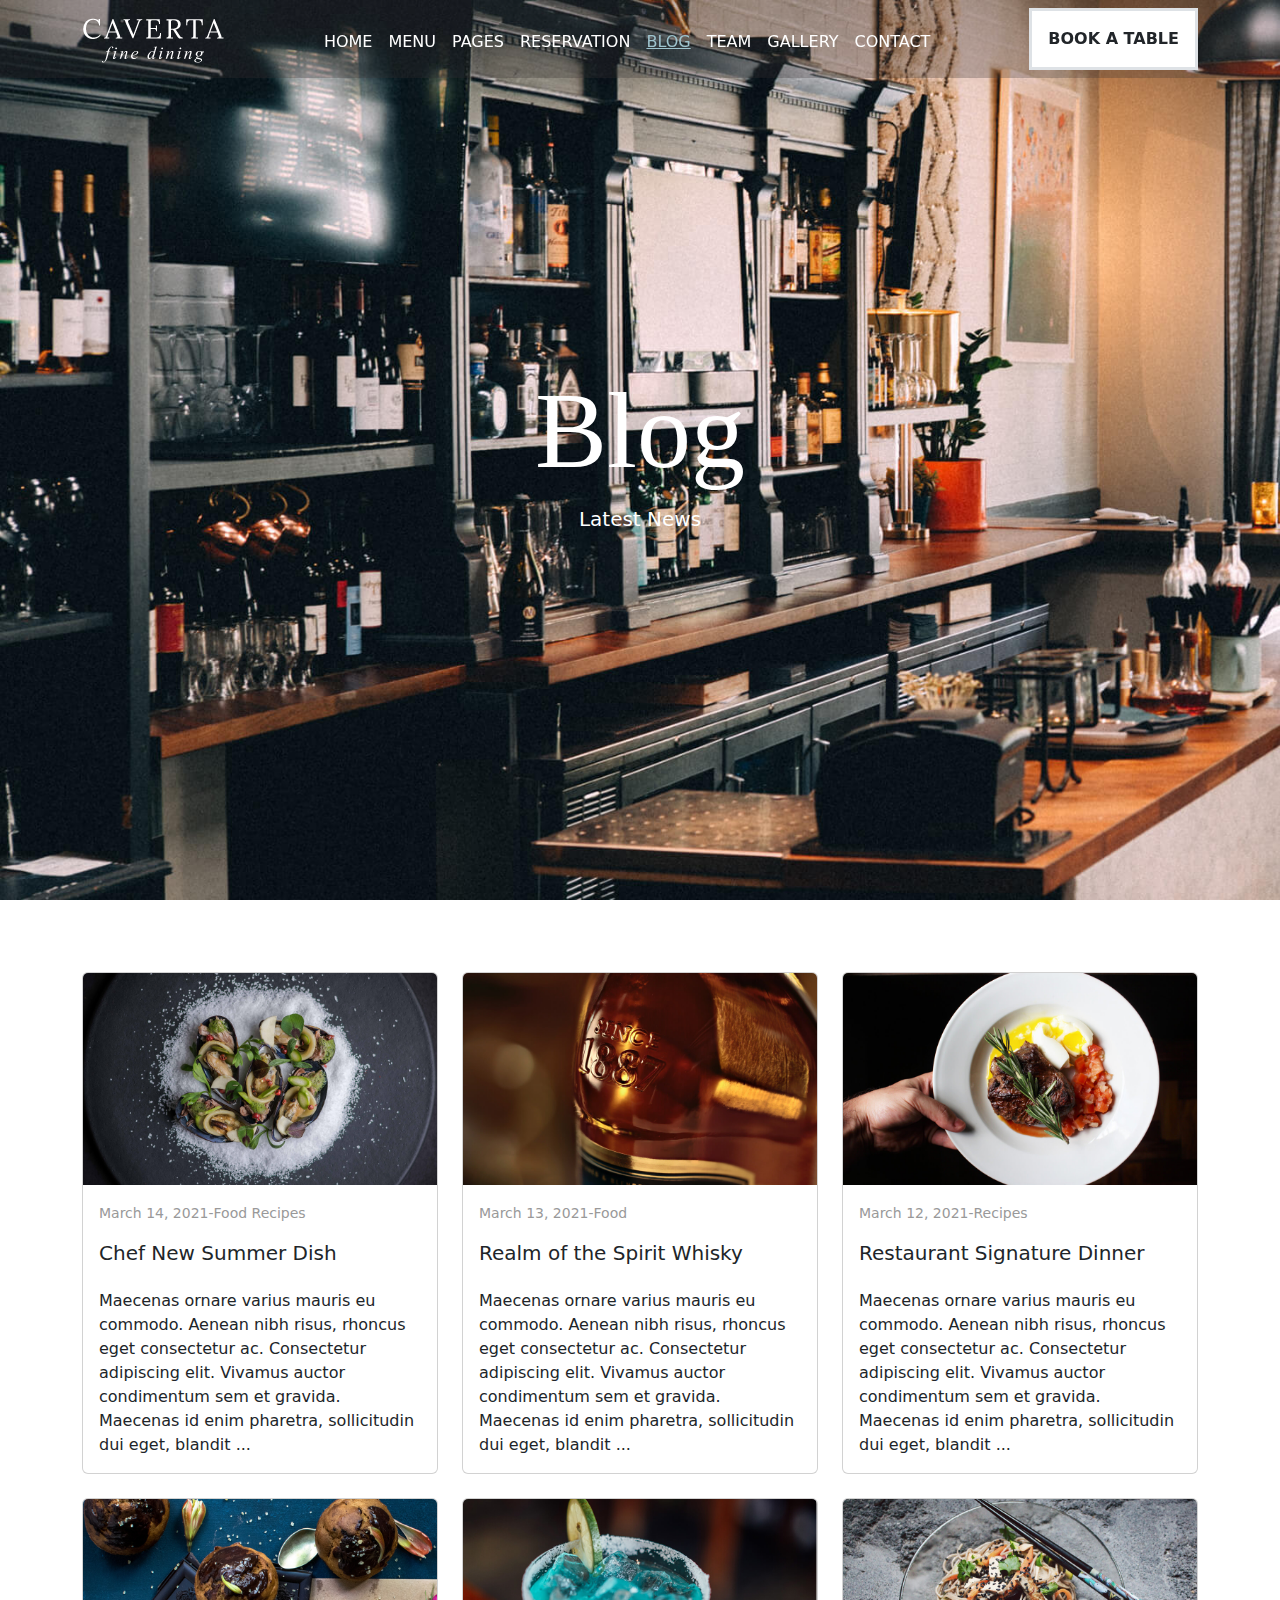
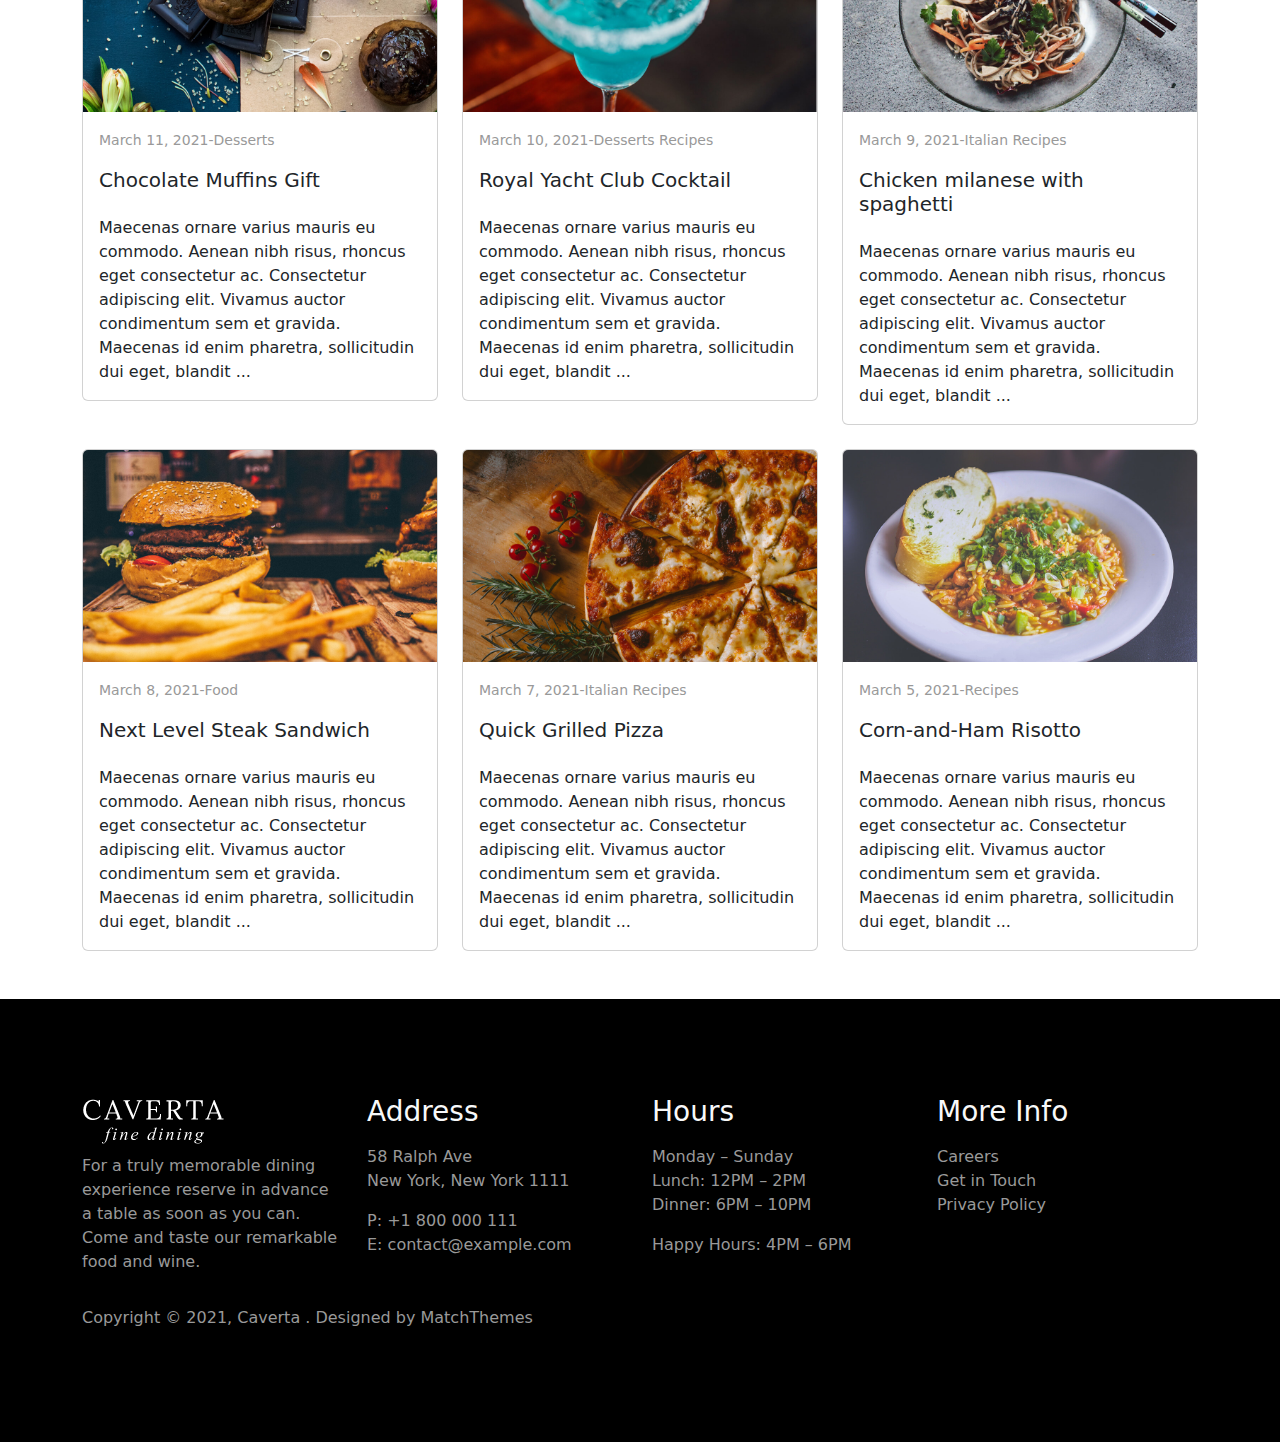
<file: Blog.html>
<!doctype html>
<html lang="en">

<head>
    <meta charset="utf-8">
    <meta name="viewport" content="width=device-width, initial-scale=1">
    <title>Blog</title>
    <link href="https://cdn.jsdelivr.net/npm/bootstrap@5.3.3/dist/css/bootstrap.min.css" rel="stylesheet"
        integrity="sha384-QWTKZyjpPEjISv5WaRU9OFeRpok6YctnYmDr5pNlyT2bRjXh0JMhjY6hW+ALEwIH" crossorigin="anonymous">
    <link rel="stylesheet" href="./assets/css/Blog.css">
</head>

<body>
    <section1>
        <nav class="navbar  navbar-expand-lg fixed-top ">
            <div class="container  ">
                <img src="./assets/img/caverta-logo.png" alt="error">
                <div class="collapse navbar-collapse " id="navbarSupportedContent">
                    <ul class="navbar-nav m-auto mb-2 mb-lg-0  text-uppercase ">
                        <li class="nav-item py-2">
                            <a class="nav-link   " href="./index.html">Home</a>
                        </li>
                        <li class="nav-item py-2">
                            <a class="nav-link " href="./Menu.html">Menu</a>
                        </li>
                        <li class="nav-item py-2">
                            <a class="nav-link " href="./Pages.html">Pages</a>
                        </li>
                        <li class="nav-item py-2">
                            <a class="nav-link " href="./Reservation.html">Reservation</a>
                        </li>
                        <li class="nav-item py-2">
                            <a class=" Blog nav-link " href="./Blog.html">Blog</a>
                        </li>
                        <li class="nav-item py-2">
                            <a class="nav-link " href="./Team.html">Team</a>
                        </li>
                        <li class="nav-item py-2">
                            <a class="nav-link " href="./Gallery.html">Gallery</a>
                        </li>
                        <li class="nav-item py-2">
                            <a class="nav-link   " href="./Contact.html">Contact</a>
                        </li>

                    </ul>
                    <div class="btn_nav text-uppercase">
                        <a class=" view-more border border-3 fw-semibold p-3 text-decoration-none nav-link active "
                            href="./Reservation.html">Book a Table</a>
                    </div>
                </div>
            </div>
        </nav>

        <header class=" img-fluid loat-sm-end  vh-100  d-flex flex-column justify-content-center align-items-center">
            <div class="container    text-center ">
                <div class="header-cntent   p-5  ">
                    <h1 class="fw-bol text-white ">Blog</h1>
                    <span class="fs-5 p-3 text-white"> Latest News</span>
                </div>
            </div>
        </header>

    </section1>
   <section2>
    
    <div class="container">
    <div class=" mnue-all row row-cols-3 row-cols-md-3 g-4 my-5">
       
      </div>
    </div>

   </section2>


    <footer class="footer bg-black mt-5 py-5 text-light">
        <div class="container my-5 ">
            <div class=" row ">
                <div class=" col-2 w-25 bg-black">
                    <img class="pb-2" src="./assets/img/caverta-logo.png" alt="error">
                    <p>For a truly memorable dining experience reserve in advance a table as soon as you can. Come and
                        taste our remarkable food and wine.</p>
                </div>
                <div class=" col-4 w-25 bg-black">
                    <h3 class="pb-2">Address</h3>
                    <p>58 Ralph Ave <br> New York, New York 1111 </p>
                    <span>P: +1 800 000 111</span><br>
                    <span> E: contact@example.com </span>
                </div>
                <div class=" col-3 w-25 bg-black">
                    <h3 class="pb-2">Hours</h3>
                    <p>Monday – Sunday<br>
                        Lunch: 12PM – 2PM<br>
                        Dinner: 6PM – 10PM</p>
                    <span>Happy Hours: 4PM – 6PM</span>
                </div>
                <div class="col-4 w-25 bg-black    ">
                    <h3 class="pb-2">More Info</h3>
                    <a  href="#">Careers</a><br>
                    <a  href="#">Get in Touch</a><br>
                    <a  href="#">Privacy Policy</a>

                </div>

            </div>
            <p class="py-3">Copyright © 2021, Caverta . Designed by MatchThemes</p>
        </div>
    </footer>
    <script src="./assets/js/Blog.js"></script>

    <script src="https://cdn.jsdelivr.net/npm/bootstrap@5.3.3/dist/js/bootstrap.bundle.min.js"
        integrity="sha384-YvpcrYf0tY3lHB60NNkmXc5s9fDVZLESaAA55NDzOxhy9GkcIdslK1eN7N6jIeHz"
        crossorigin="anonymous"></script>
</body>

</html>
</file>
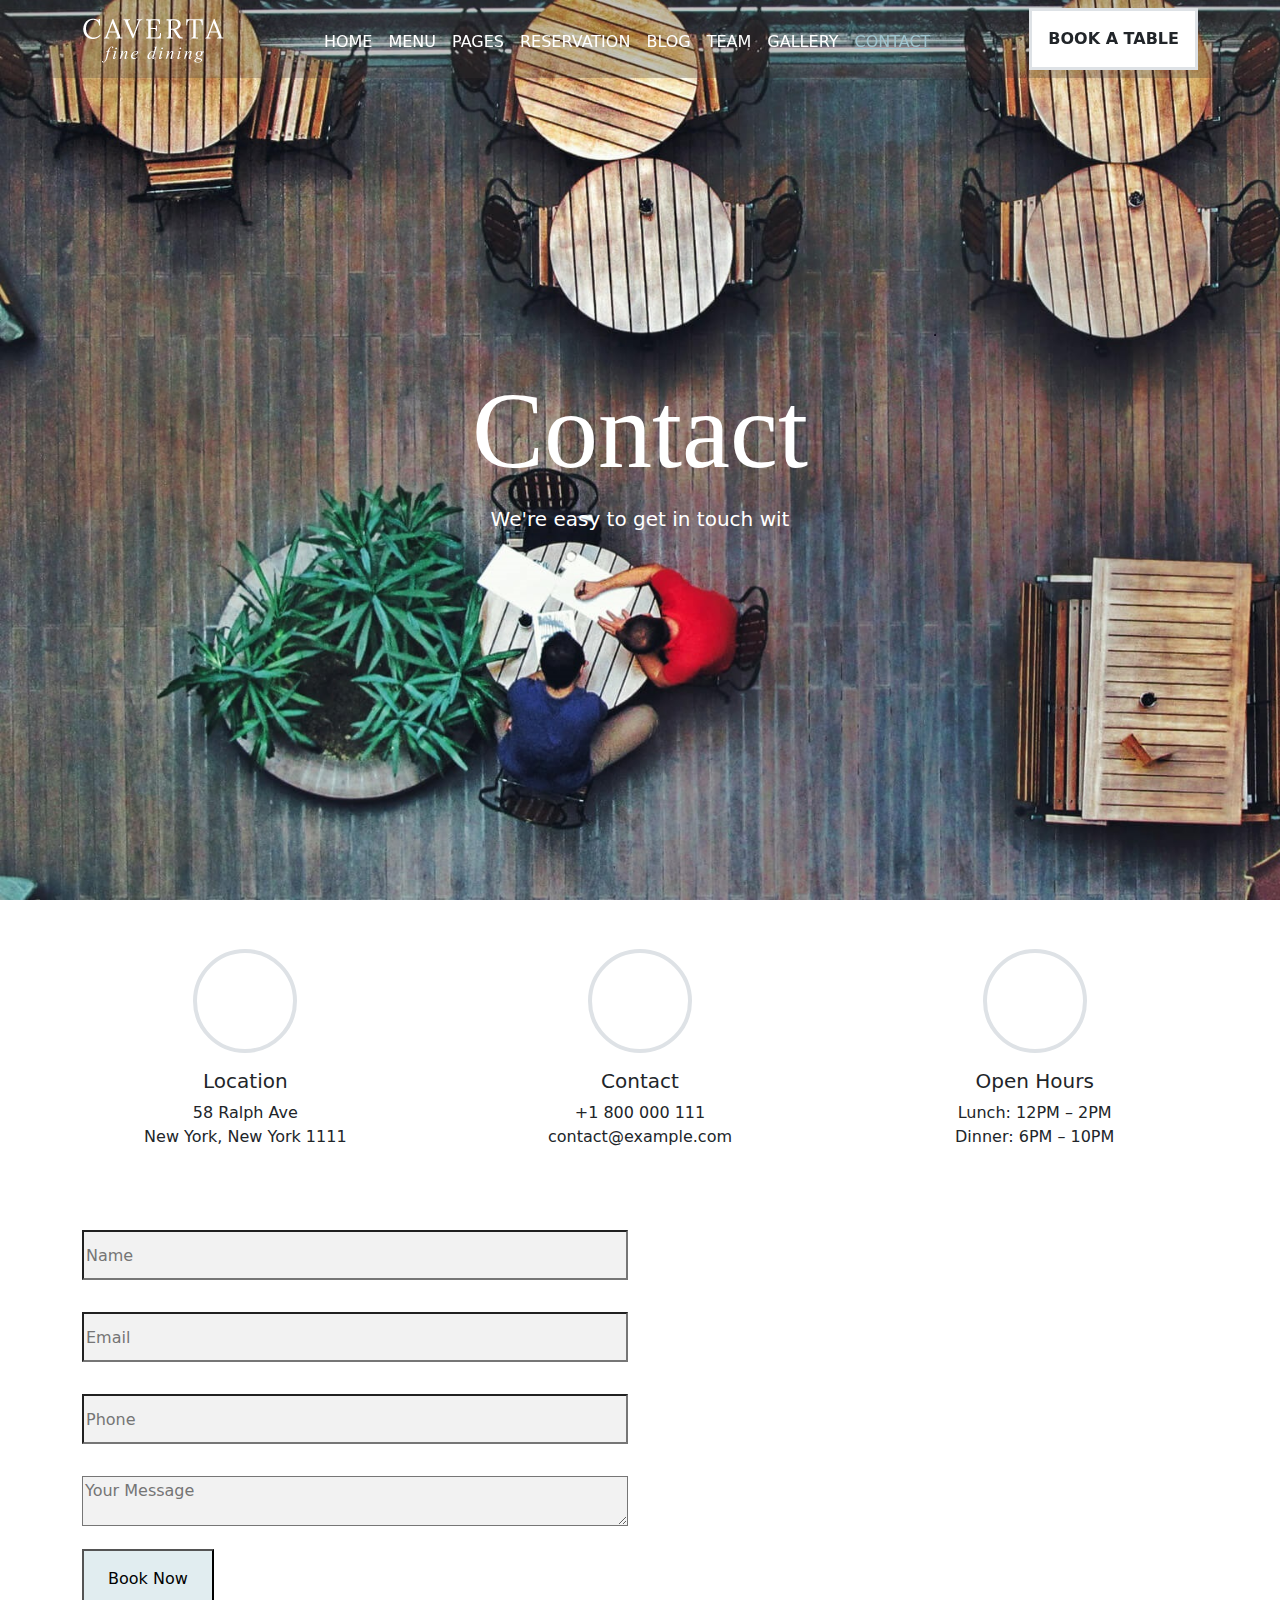
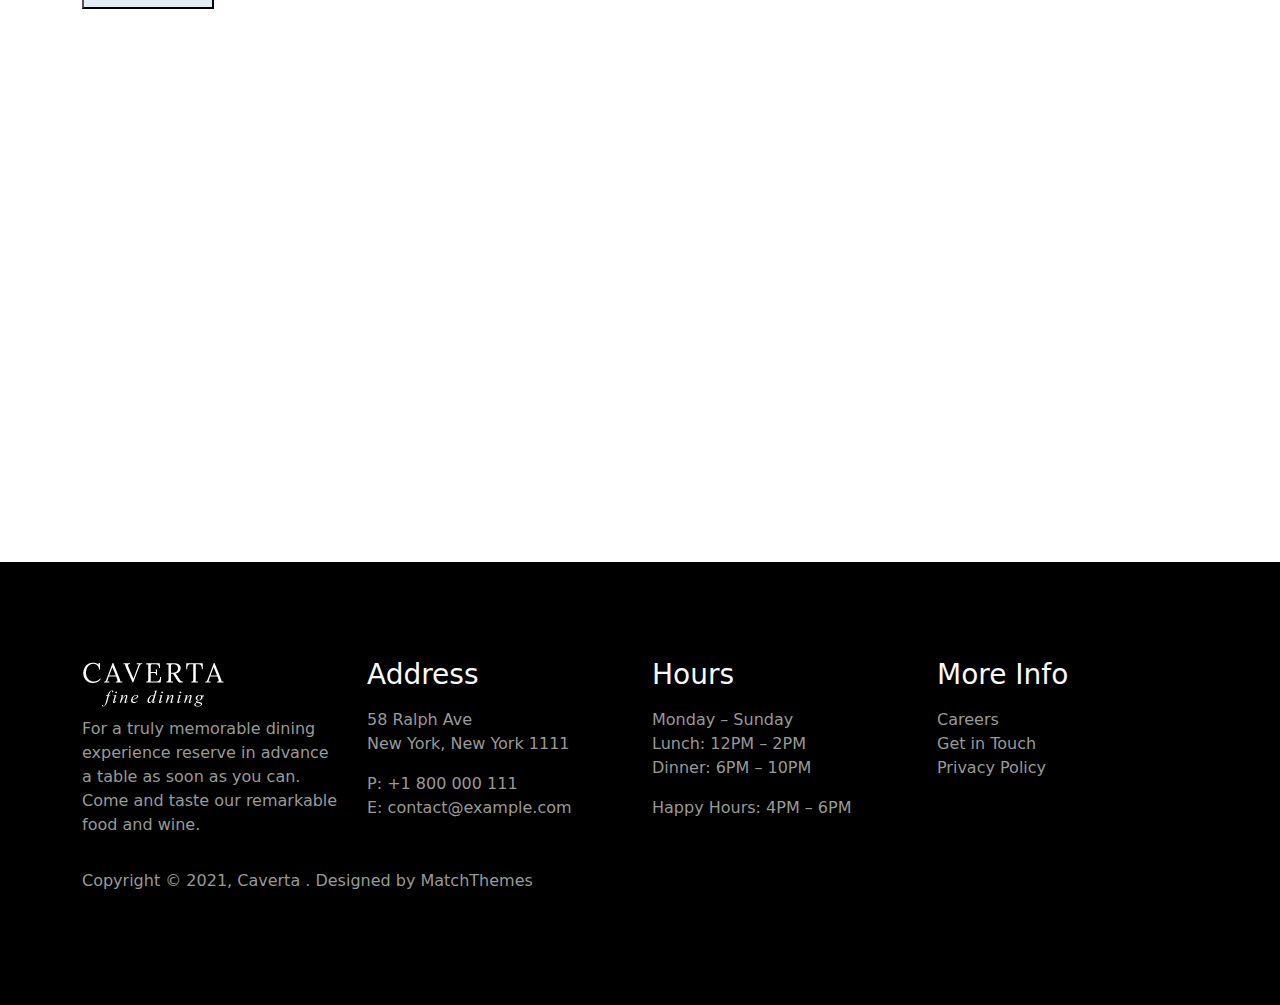
<file: Contact.html>
<!doctype html>
<html lang="en">

<head>
    <meta charset="utf-8">
    <meta name="viewport" content="width=device-width, initial-scale=1">
    <title>Contact</title>
    <link rel="stylesheet" href="https://cdnjs.cloudflare.com/ajax/libs/font-awesome/6.6.0/css/all.min.css"
        integrity="sha512-Kc323vGBEqzTmouAECnVceyQqyqdsSiqLQISBL29aUW4U/M7pSPA/gEUZQqv1cwx4OnYxTxve5UMg5GT6L4JJg=="
        crossorigin="anonymous" referrerpolicy="no-referrer" />
    <link href="https://cdn.jsdelivr.net/npm/bootstrap@5.3.3/dist/css/bootstrap.min.css" rel="stylesheet"
        integrity="sha384-QWTKZyjpPEjISv5WaRU9OFeRpok6YctnYmDr5pNlyT2bRjXh0JMhjY6hW+ALEwIH" crossorigin="anonymous">
    <link rel="stylesheet" href="./assets/css/Contact.css">
</head>

<body>
    <section1>
        <nav class="navbar  navbar-expand-lg fixed-top ">
            <div class="container  ">
                <img src="./assets/img/caverta-logo.png" alt="error">
                <div class="collapse navbar-collapse " id="navbarSupportedContent">
                    <ul class="navbar-nav m-auto mb-2 mb-lg-0  text-uppercase ">
                        <li class="nav-item py-2">
                            <a class="nav-link   " href="./index.html">Home</a>
                        </li>
                        <li class="nav-item py-2">
                            <a class="nav-link " href="./Menu.html">Menu</a>
                        </li>
                        <li class="nav-item py-2">
                            <a class="nav-link " href="./Pages.html">Pages</a>
                        </li>
                        <li class="nav-item py-2">
                            <a class="nav-link " href="./Reservation.html">Reservation</a>
                        </li>
                        <li class="nav-item py-2">
                            <a class="nav-link " href="./Blog.html">Blog</a>
                        </li>
                        <li class="nav-item py-2">
                            <a class="nav-link " href="./Team.html">Team</a>
                        </li>
                        <li class="nav-item py-2">
                            <a class="nav-link " href="./Gallery.html">Gallery</a>
                        </li>
                        <li class="nav-item py-2">
                            <a class=" Contact nav-link   " href="./Contact.html">Contact</a>
                        </li>

                    </ul>
                    <div class="btn_nav text-uppercase">
                        <a class=" view-more border border-3 fw-semibold p-3 text-decoration-none nav-link active "
                            href="./Reservation.html">Book a Table</a>
                    </div>
                </div>
            </div>
        </nav>

        <header class="img-fluid loat-sm-end vh-100  d-flex flex-column justify-content-center align-items-center">
            <div class="container    text-center ">
                <div class="header-cntent   p-5  ">
                    <h1 class="fw-bol text-white ">Contact</h1>
                    <span class="fs-5 p-3 text-white"> We're easy to get in touch wit</span>
                </div>
            </div>
        </header>

    </section1>
    <section2>
        <div class="card-group text-center p-5 ">
            <div class="card d-flex  align-items-center border border-white">
                <div class="icons border border-4 rounded-circle tec p-5 w-20 h-20  ">
                    <i class="fa-solid fa-map d-flex  justify-content-center align-items-center"
                        style="color: #9fc4ce;"></i>
                </div>

                <div class="card-body">
                    <h5 class="card-title">Location</h5>
                    <span class="card-text">58 Ralph Ave</span><br>
                    <span class="card-text">New York, New York 1111</span>
                </div>
            </div>
            <div class="card d-flex  align-items-center border border-white">
                <div class="icons border border-4 rounded-circle tec p-5 w-20 h-20  ">

                    <i class="fa-solid fa-phone d-flex  justify-content-center align-items-center"
                        style="color: #9fc4ce;"></i>
                </div>
                <div class="card-body">
                    <h5 class="card-title">Contact</h5>
                    <span class="card-text">+1 800 000 111</span><br>
                    <span class="card-text">contact@example.com</span>
                </div>
            </div>
            <div class="card d-flex  align-items-center border border-white">
                <div class="icons border border-4 rounded-circle tec p-5 w-20 h-20  ">
                    <i class="fa-solid fa-door-open d-flex  justify-content-center align-items-center"
                        style="color: #9fc4ce;"></i>
                </div>

                <div class="card-body">
                    <h5 class="card-title">Open Hours</h5>
                    <span class="card-text">Lunch: 12PM – 2PM </span><br>
                    <span class="card-text">Dinner: 6PM – 10PM</span>
                </div>
            </div>
        </div>
    </section2>
    <section3>
        <div class="container   vh-100">
            <div class="row ">
                <div class=" vh-100  w-50  d-flex flex-column">
                    <div class="col-auto py-3 ">
                        <label for="inputName" class="visually-hidden ">Name</label>
                        <input type="Name" class=" w-100 " id="inputName" placeholder="Name">
                    </div>
                    <div class="col-auto  py-3">
                        <label for="inputEmail" class="visually-hidden">Email</label>
                        <input type="Email" class="w-100 " id="inputEmail" placeholder="Email">
                    </div>
                    <div class="col-auto  py-3">
                        <label for="inputPhone" class="visually-hidden">Phone</label>
                        <input type="Phone" class="w-100 " id="inputPhone" placeholder="Phone">
                    </div>
                    <div class="col-auto  py-3">
                      <textarea name="message"  cols="40" rows="5"  class="w-100 "   id="msg-contact" aria-required="true" aria-invalid="false" 
                      placeholder="Your Message"></textarea></div>

                      <div class=" submit text-uppercase ">
                        <input type="submit"  class=" py-3 px-4  " value="Book Now" id="submit-contact">
                       
                    </div>
                </div>
                <div class=" w-50 h-100">
                    <iframe  class="vh-100" src="https://www.google.com/maps/embed?pb=!1m18!1m12!1m3!1d3025.289450723344!2d-73.9248118251837!3d40.68962243898719!2m3!1f0!2f0!3f0!3m2!1i1024!2i768!4f13.1!3m3!1m2!1s0x89c25c12589dc35d%3A0x943ac6fdd62f1a38!2sGates%20Av!5e0!3m2!1sen!2s!4v1730551920750!5m2!1sen!2s" width="560" height="600" style="border:0;" allowfullscreen="" loading="lazy" referrerpolicy="no-referrer-when-downgrade"></iframe>
             
                </div>
              </div>
        </div>
    </section3>

    <footer class="footer bg-black mt-5 py-5 text-light">
        <div class="container my-5 ">
            <div class=" row ">
                <div class=" col-2 w-25 bg-black">
                    <img class="pb-2" src="./assets/img/caverta-logo.png" alt="error">
                    <p>For a truly memorable dining experience reserve in advance a table as soon as you can. Come and
                        taste our remarkable food and wine.</p>
                </div>
                <div class=" col-4 w-25 bg-black">
                    <h3 class="pb-2">Address</h3>
                    <p>58 Ralph Ave <br> New York, New York 1111 </p>
                    <span>P: +1 800 000 111</span><br>
                    <span> E: contact@example.com </span>
                </div>
                <div class=" col-3 w-25 bg-black">
                    <h3 class="pb-2">Hours</h3>
                    <p>Monday – Sunday<br>
                        Lunch: 12PM – 2PM<br>
                        Dinner: 6PM – 10PM</p>
                    <span>Happy Hours: 4PM – 6PM</span>
                </div>
                <div class="col-4 w-25 bg-black    ">
                    <h3 class="pb-2">More Info</h3>
                    <a href="#">Careers</a><br>
                    <a href="#">Get in Touch</a><br>
                    <a href="#">Privacy Policy</a>

                </div>

            </div>
            <p class="py-3">Copyright © 2021, Caverta . Designed by MatchThemes</p>
        </div>
    </footer>


    <script src="./assets/js/Contact.js"></script>

    <script src="https://cdn.jsdelivr.net/npm/bootstrap@5.3.3/dist/js/bootstrap.bundle.min.js"
        integrity="sha384-YvpcrYf0tY3lHB60NNkmXc5s9fDVZLESaAA55NDzOxhy9GkcIdslK1eN7N6jIeHz"
        crossorigin="anonymous"></script>
</body>

</html>
</file>
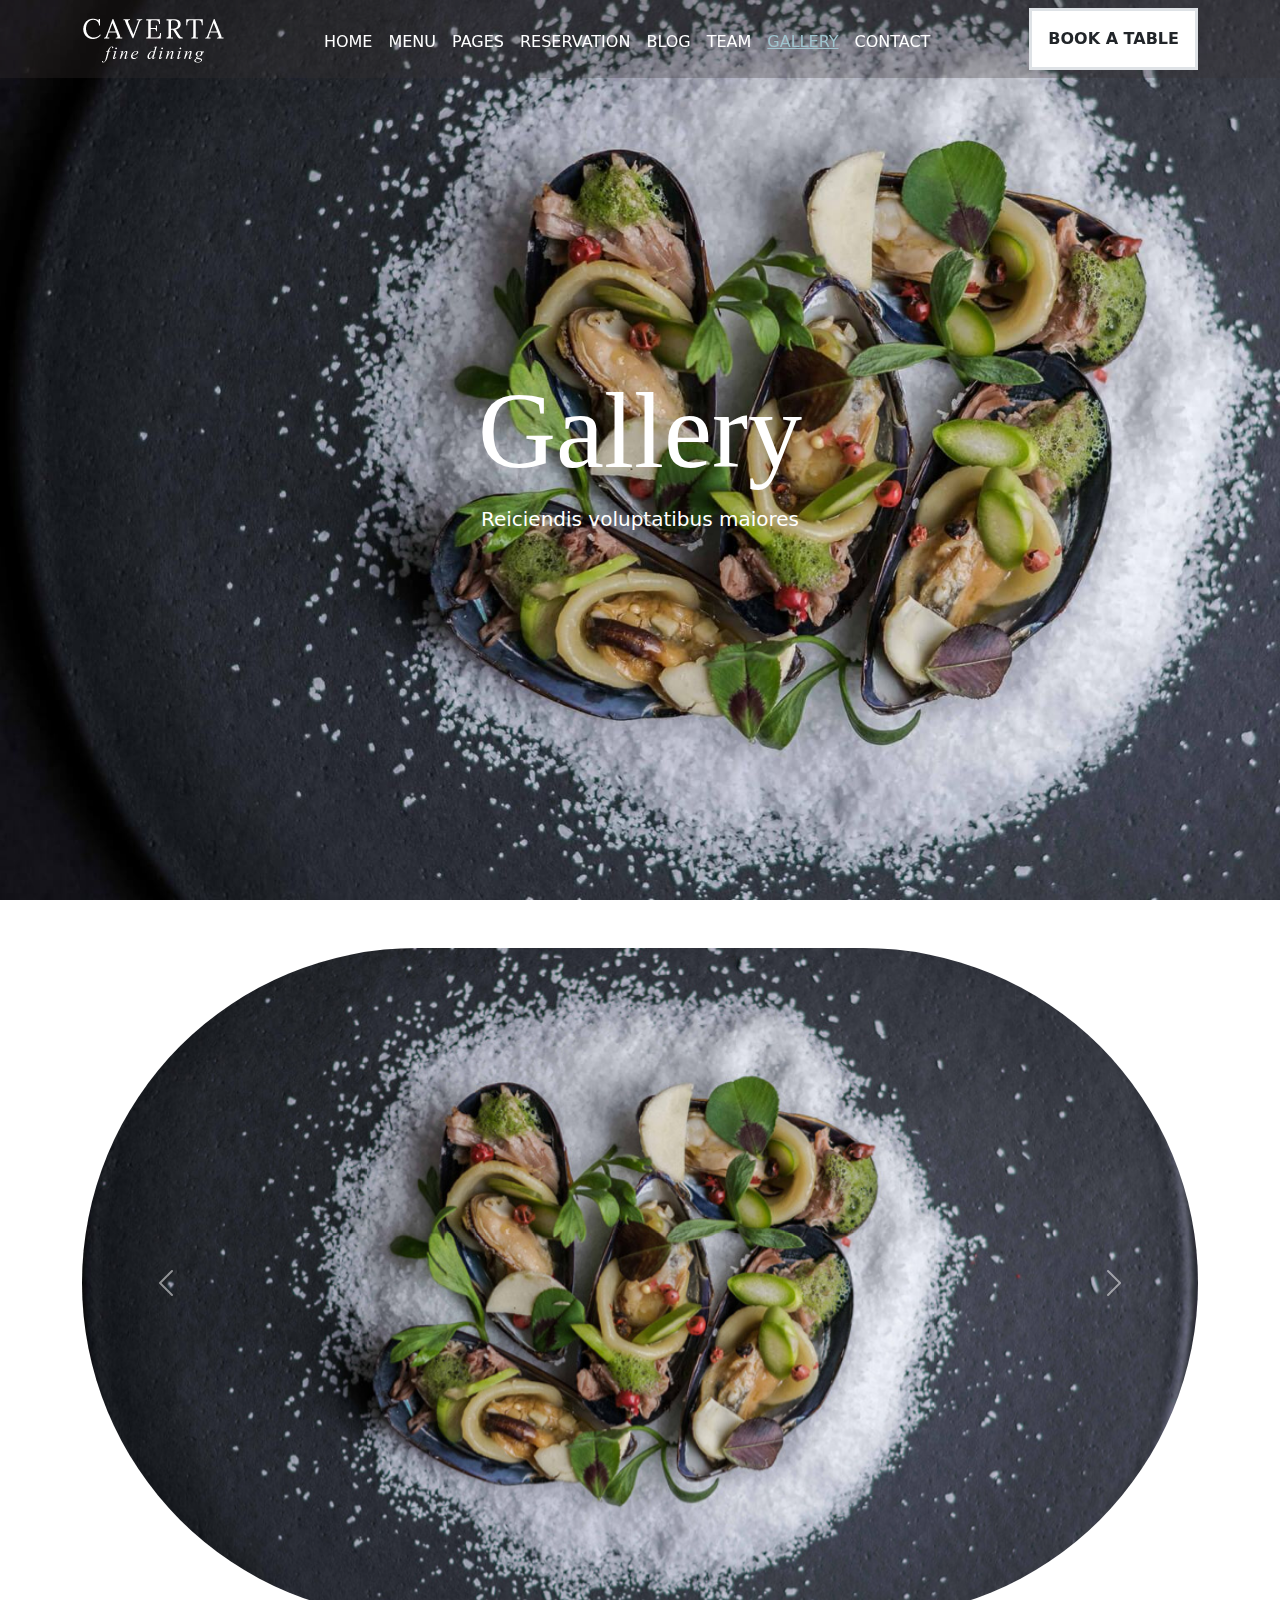
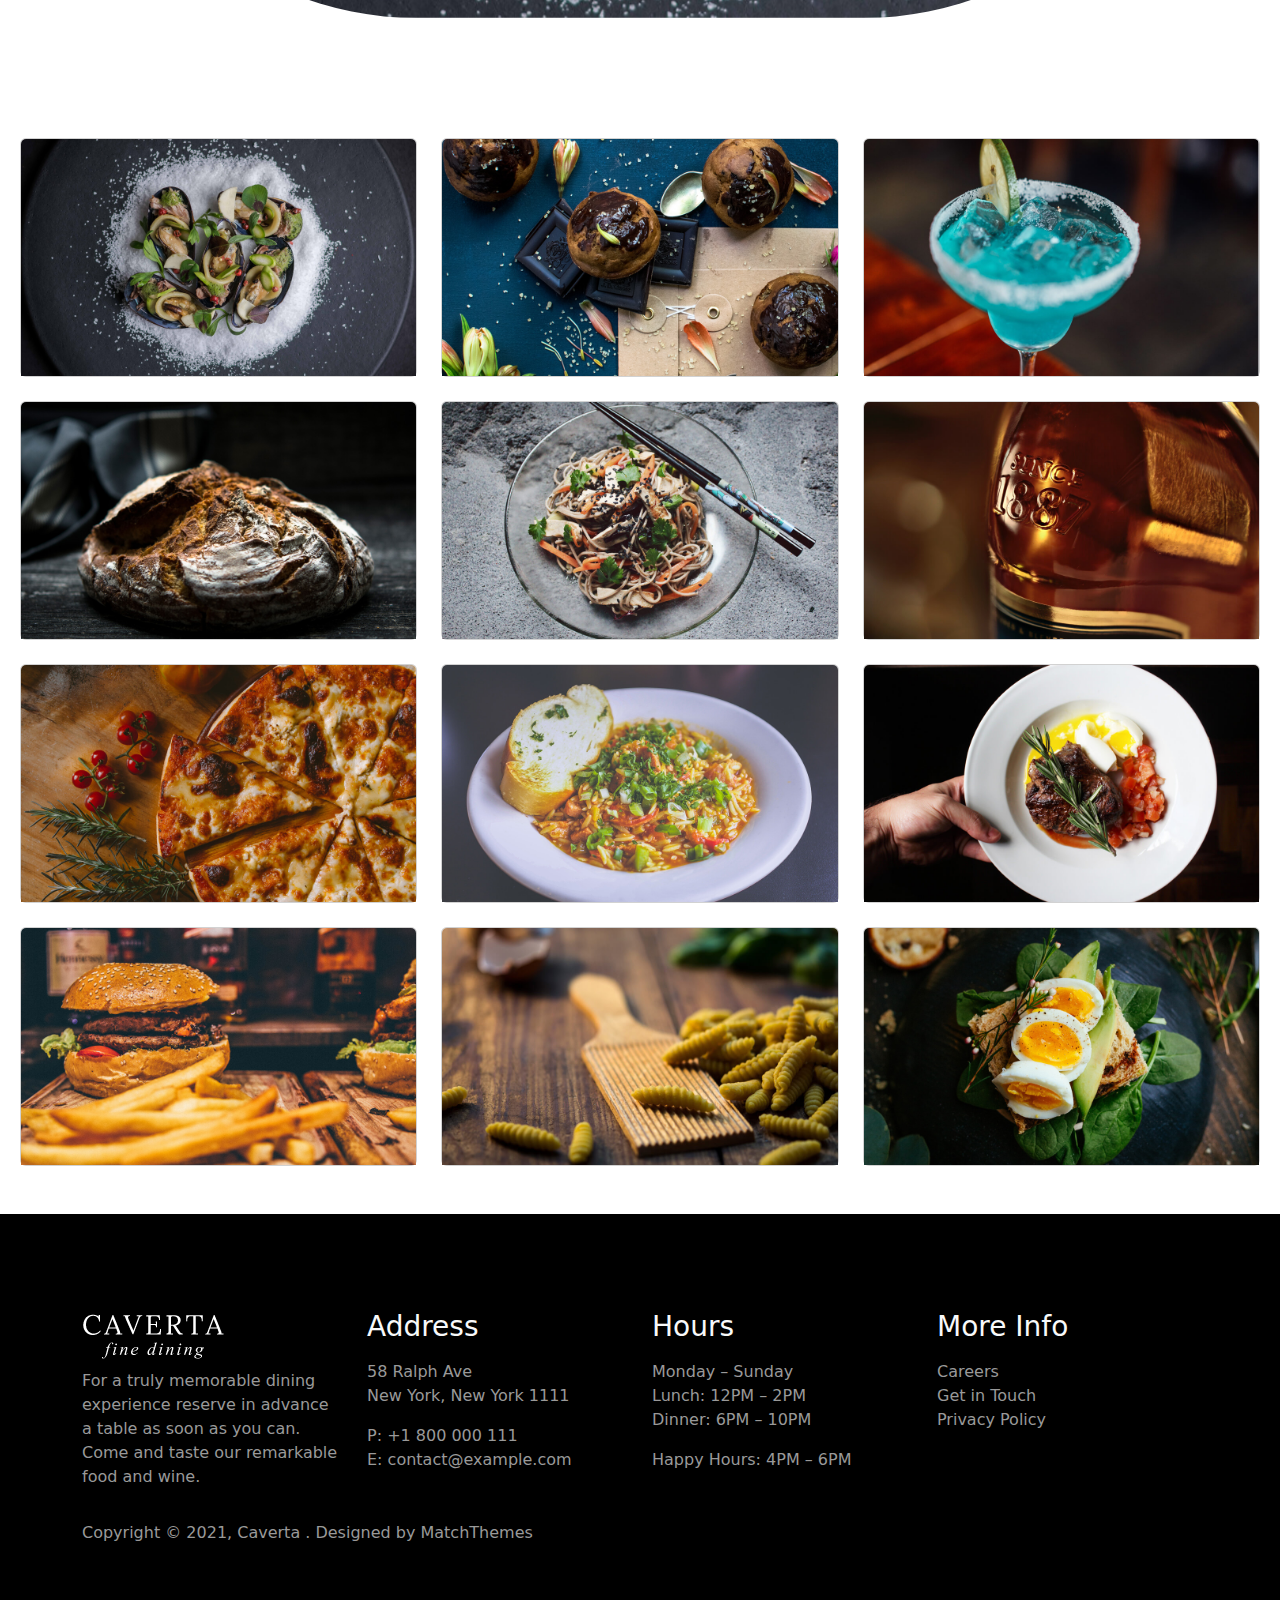
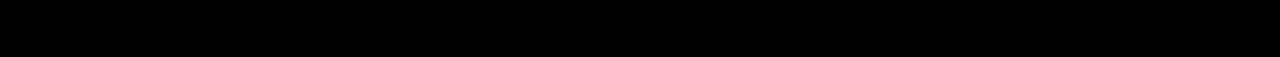
<file: Gallery.html>
<!doctype html>
<html lang="en">

<head>
    <meta charset="utf-8">
    <meta name="viewport" content="width=device-width, initial-scale=1">
    <title>Gallery</title>
    <link rel="stylesheet" href="https://cdnjs.cloudflare.com/ajax/libs/font-awesome/6.6.0/css/all.min.css" integrity="sha512-Kc323vGBEqzTmouAECnVceyQqyqdsSiqLQISBL29aUW4U/M7pSPA/gEUZQqv1cwx4OnYxTxve5UMg5GT6L4JJg==" crossorigin="anonymous" referrerpolicy="no-referrer" />

    <link href="https://cdn.jsdelivr.net/npm/bootstrap@5.3.3/dist/css/bootstrap.min.css" rel="stylesheet"
        integrity="sha384-QWTKZyjpPEjISv5WaRU9OFeRpok6YctnYmDr5pNlyT2bRjXh0JMhjY6hW+ALEwIH" crossorigin="anonymous">
    <link rel="stylesheet" href="./assets/css/Gallery.css">
</head>

<body>

    <section1>

        <nav class="navbar  navbar-expand-lg fixed-top ">
            <div class="container  ">
                <img src="./assets/img/caverta-logo.png" alt="error">

                <div class="collapse navbar-collapse " id="navbarSupportedContent">
                    <ul class="navbar-nav m-auto mb-2 mb-lg-0  text-uppercase ">
                        <li class="nav-item py-2">
                            <a class="nav-link   " href="./index.html">Home</a>
                        </li>
                        <li class="nav-item py-2">
                            <a class="nav-link " href="./Menu.html">Menu</a>
                        </li>
                        <li class="nav-item py-2">
                            <a class="nav-link " href="./Pages.html">Pages</a>
                        </li>
                        <li class="nav-item py-2">
                            <a class="nav-link " href="./Reservation.html">Reservation</a>
                        </li>
                        <li class="nav-item py-2">
                            <a class="nav-link " href="./Blog.html">Blog</a>
                        </li>
                        <li class="nav-item py-2">
                            <a class="nav-link " href="./Team.html">Team</a>
                        </li>
                        <li class="nav-item py-2">
                            <a class=" Gallery nav-link " href="./Gallery.html">Gallery</a>
                        </li>
                        <li class="nav-item py-2">
                            <a class="nav-link   " href="./Contact.html">Contact</a>
                        </li>

                    </ul>
                    <div class="btn_nav text-uppercase">
                        <a class=" view-more border border-3 fw-semibold p-3 text-decoration-none nav-link active "
                            href="./Reservation.html">Book a Table</a>
                    </div>
                </div>
                </div>
        </nav>

        <header class="  img-fluid loat-sm-end vh-100  d-flex flex-column justify-content-center align-items-center">
            <div class="container    text-center ">
                <div class="header-cntent   p-5  ">
                    <h1 class="fw-bol text-white ">Gallery</h1>
                    <span class="fs-5 p-3 text-white"> Reiciendis voluptatibus maiores</span>
                </div>
            </div>
        </header>

    </section1>
    <section2>
        <div class="section2">
            <div class="container py-5 ">
        <div id="carouselExampleAutoplaying" class="  carousel slide" data-bs-ride="carousel">
              
            <div class="carousel-inner rounded-pill ">
                <div class="carousel-item active">
                    <img  src="./assets/img/Gallery/g1.jpg" class="d-block w-100" alt="error">
                  </div>
                </div>
           
            <button class="carousel-control-prev" type="button" data-bs-target="#carouselExampleAutoplaying" data-bs-slide="prev">
              <span class="carousel-control-prev-icon" aria-hidden="true"></span>
              <span class="visually-hidden">Previous</span>
            </button>
            <button class="carousel-control-next" type="button" data-bs-target="#carouselExampleAutoplaying" data-bs-slide="next">
              <span class="carousel-control-next-icon" aria-hidden="true"></span>
              <span class="visually-hidden">Next</span>
            </button>
          </div>
        </div>
        </div>
        </div>
    </section2>
  <section3>

    <div class=" gallery-img row row-cols-1 row-cols-md-3 g-4 my-5 mx-2">
      
        </div>
       
      
        <div class="my-model d-none">
            <div class="img">
                <i class="fa-solid fa-xmark close-btn"></i>
                <i class="fa-solid fa-arrow-left left-btn "></i>
                <img src="./assets/img/Blog/about.jpg" alt=" error">
                <i class="fa-solid fa-arrow-right right-btn"></i>
            </div>
        </div>
  </section3>

 
    
    <footer class="footer bg-black mt-5 py-5 text-light">
        <div class="container my-5 ">
            <div class=" row ">
                <div class=" col-2 w-25 bg-black">
                    <img class="pb-2" src="./assets/img/caverta-logo.png" alt="error">
                    <p>For a truly memorable dining experience reserve in advance a table as soon as you can. Come and
                        taste our remarkable food and wine.</p>
                </div>
                <div class=" col-4 w-25 bg-black">
                    <h3 class="pb-2">Address</h3>
                    <p>58 Ralph Ave <br> New York, New York 1111 </p>
                    <span>P: +1 800 000 111</span><br>
                    <span> E: contact@example.com </span>
                </div>
                <div class=" col-3 w-25 bg-black">
                    <h3 class="pb-2">Hours</h3>
                    <p>Monday – Sunday<br>
                        Lunch: 12PM – 2PM<br>
                        Dinner: 6PM – 10PM</p>
                    <span>Happy Hours: 4PM – 6PM</span>
                </div>
                <div class="col-4 w-25 bg-black    ">
                    <h3 class="pb-2">More Info</h3>
                    <a  href="#">Careers</a><br>
                    <a  href="#">Get in Touch</a><br>
                    <a  href="#">Privacy Policy</a>

                </div>

            </div>
            <p class="py-3">Copyright © 2021, Caverta . Designed by MatchThemes</p>
        </div>
    </footer>


    <script src="./assets/js/Gallery.js"></script>

    <script src="https://cdn.jsdelivr.net/npm/bootstrap@5.3.3/dist/js/bootstrap.bundle.min.js"
        integrity="sha384-YvpcrYf0tY3lHB60NNkmXc5s9fDVZLESaAA55NDzOxhy9GkcIdslK1eN7N6jIeHz"
        crossorigin="anonymous"></script>
</body>

</html>
</file>
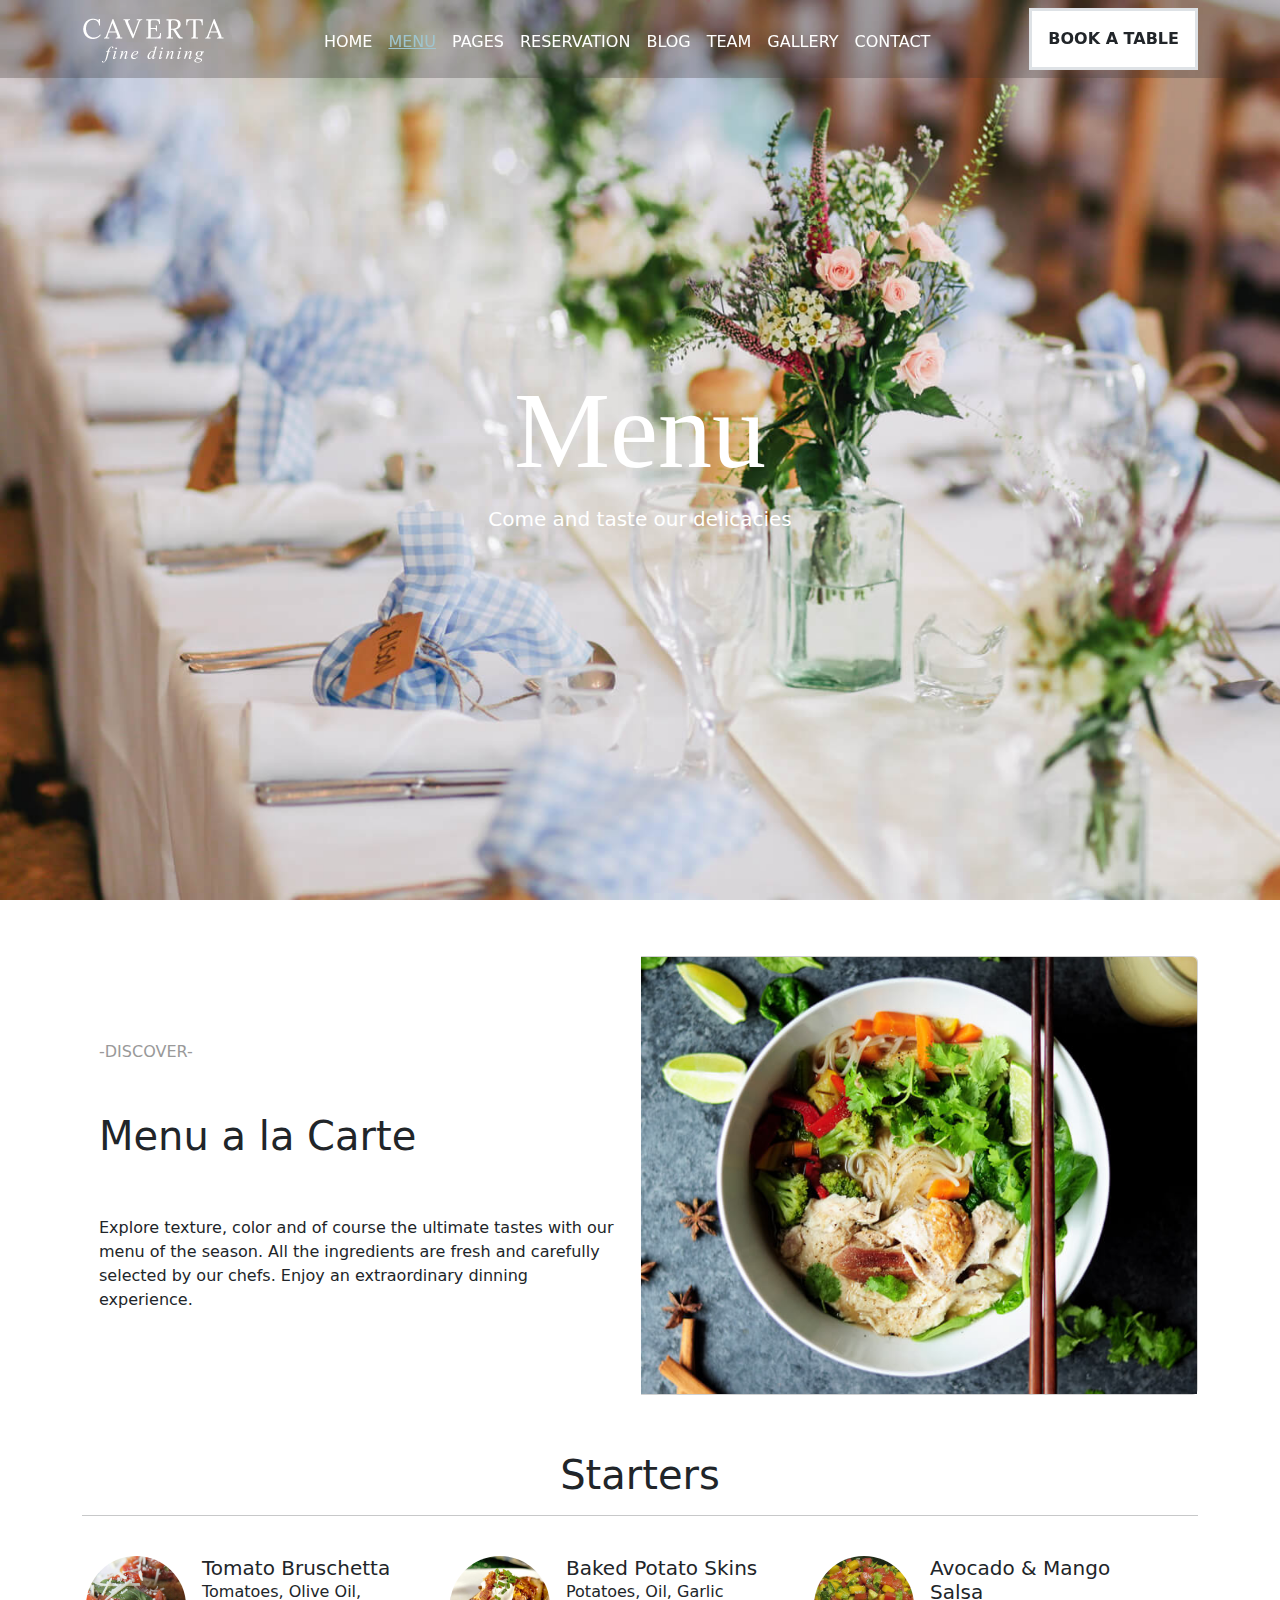
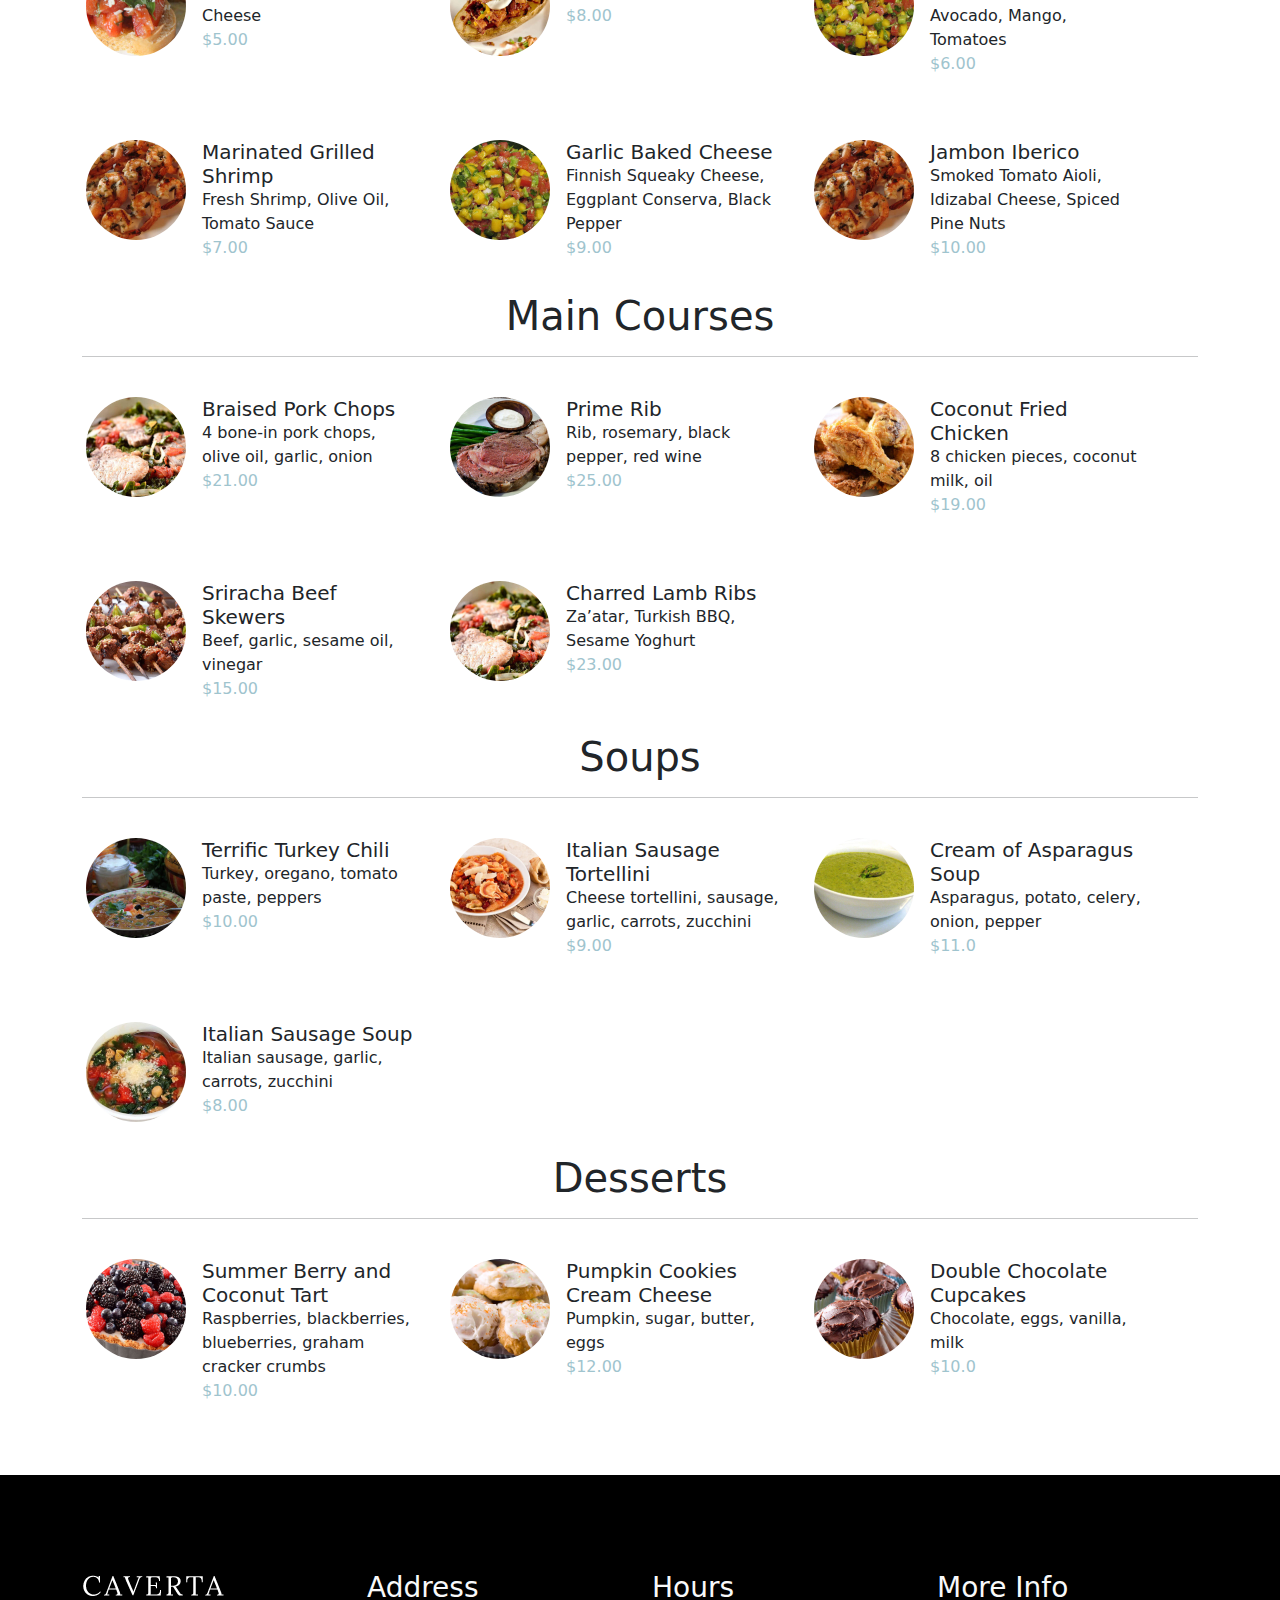
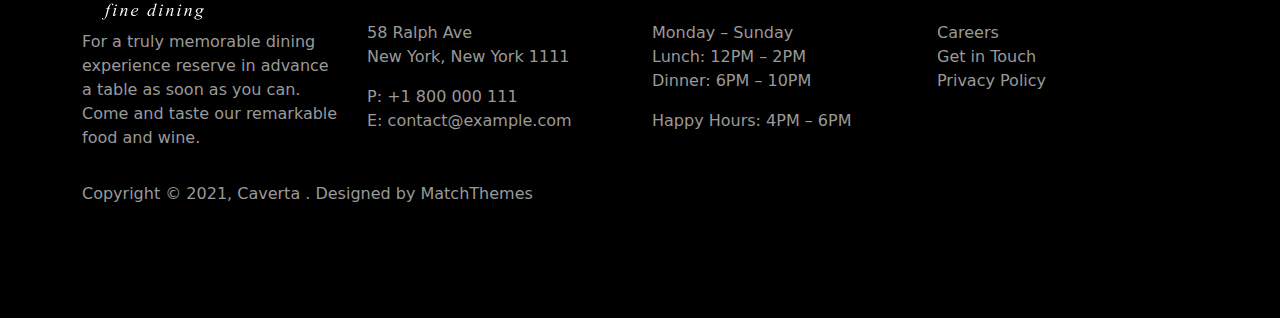
<file: Menu.html>
<!doctype html>
<html lang="en">

<head>
    <meta charset="utf-8">
    <meta name="viewport" content="width=device-width, initial-scale=1">
    <title>Menu</title>
    <link href="https://cdn.jsdelivr.net/npm/bootstrap@5.3.3/dist/css/bootstrap.min.css" rel="stylesheet"
        integrity="sha384-QWTKZyjpPEjISv5WaRU9OFeRpok6YctnYmDr5pNlyT2bRjXh0JMhjY6hW+ALEwIH" crossorigin="anonymous">
    <link rel="stylesheet" href="./assets/css/Menu.css">
</head>

<body>
    <section1>

        <nav class="navbar  navbar-expand-lg fixed-top ">
            <div class="container  ">
                <img src="./assets/img/caverta-logo.png" alt="error">

                <div class="collapse navbar-collapse " id="navbarSupportedContent">
                    <ul class="navbar-nav m-auto mb-2 mb-lg-0  text-uppercase ">
                        <li class="nav-item py-2">
                            <a class="nav-link   " href="./index.html">Home</a>
                        </li>
                        <li class="nav-item py-2">
                            <a class=" Menu nav-link " href="./Menu.html">Menu</a>
                        </li>
                        <li class="nav-item py-2">
                            <a class="nav-link " href="./Pages.html">Pages</a>
                        </li>
                        <li class="nav-item py-2">
                            <a class="nav-link " href="./Reservation.html">Reservation</a>
                        </li>
                        <li class="nav-item py-2">
                            <a class="nav-link " href="./Blog.html">Blog</a>
                        </li>
                        <li class="nav-item py-2">
                            <a class="nav-link " href="./Team.html">Team</a>
                        </li>
                        <li class="nav-item py-2">
                            <a class="nav-link " href="./Gallery.html">Gallery</a>
                        </li>
                        <li class="nav-item py-2">
                            <a class="nav-link   " href="./Contact.html">Contact</a>
                        </li>

                    </ul>
                    <div class="btn_nav text-uppercase">
                        <a class=" view-more border border-3 fw-semibold p-3 text-decoration-none nav-link active "
                            href="./Reservation.html">Book a Table</a>
                    </div>
                </div>
            </div>
        </nav>

        <header class="img-fluid loat-sm-end vh-100  d-flex flex-column justify-content-center align-items-center">
            <div class="container    text-center ">
                <div class="header-cntent   p-5  ">
                    <h1 class="fw-bol text-white ">Menu</h1>
                    <span class="fs-5 p-3 text-white"> Come and taste our delicacies</span>
                </div>
            </div>
        </header>

    </section1>
    <section2>
        <div class="section2">
            <div class="container">
                <div class="card-group border-white py-5 mt-2">

                    <div class="card border-white">
                        <div class="card-body  d-flex flex-column justify-content-center ">
                            <span class="text-uppercase">-Discover-</span>
                            <h2 class="card-title fs-1 py-5">Menu a la Carte</h2>
                            <p class="card-text">
                                Explore texture, color and of course the ultimate tastes with our menu of the season.
                                All the ingredients are fresh and carefully selected by our chefs. Enjoy an
                                extraordinary dinning experience.
                            </p>

                        </div>
                    </div>
                    <div class="card1 card d-flex flex-column justify-content-center align-items-center">
                        <img src="./assets/img/Menu/sec2.jpg" class="card-img-top " alt="error" />
                    </div>
                </div>
            </div>
        </div>
    </section2>
    <section3>
        <div class="section3">
            <div class="container py-2">
                <h2 class="text-center  fs-1">Starters</h2>
                <hr>
                <div class="row row-cols-1 row-cols-md-3 g-4">
                    <div class="row p-3 g-3">
                        <div class="col-md-4">
                            <img src="./assets/img/Menu/food-1.jpg" class="img-fluid rounded-circle" alt="error">
                        </div>
                        <div class="col-md-8">
                            <div class="card-body">
                                <h5 class="card-title ">Tomato Bruschetta</h5>
                                <span class="card-text">Tomatoes, Olive Oil, Cheese</span><br>
                                <span class=" cost card-text">$5.00</span>
                            </div>
                        </div>
                    </div>
                    <div class="row p-3 g-3">
                        <div class="col-md-4">
                            <img src="./assets/img/Menu/food-2.jpg" class="img-fluid rounded-circle" alt="error">
                        </div>
                        <div class="col-md-8">
                            <div class="card-body">
                                <h5 class="card-title">Baked Potato Skins </h5>
                                <span class="card-text">Potatoes, Oil, Garlic</span><br>
                                <span class=" cost card-text">$8.00</span>
                            </div>
                        </div>
                    </div>
                    <div class="row p-3  g-3">
                        <div class="col-md-4">
                            <img src="./assets/img/Menu/food-3.jpg" class="img-fluid  rounded-circle" alt="error">
                        </div>
                        <div class="col-md-8">
                            <div class="card-body">
                                <h5 class="card-title">Avocado & Mango Salsa</h5>
                                <span class="card-text">Avocado, Mango, Tomatoes </span><br>
                                <span class="cost card-text">$6.00</span>
                            </div>
                        </div>
                    </div>
                    <div class="row p-3 g-3">
                        <div class="col-md-4">
                            <img src="./assets/img/Menu/food-4.jpg" class="img-fluid  rounded-circle" alt="error">
                        </div>
                        <div class="col-md-8">
                            <div class="card-body">
                                <h5 class="card-title">Marinated Grilled Shrimp</h5>
                                <span class="card-text">Fresh Shrimp, Olive Oil, Tomato Sauce</span><br>
                                <span class=" cost card-text">$7.00</span>
                            </div>
                        </div>
                    </div>
                    <div class="row p-3  g-3">
                        <div class="col-md-4">
                            <img src="./assets/img/Menu/food-3.jpg" class="img-fluid  rounded-circle" alt="error">
                        </div>
                        <div class="col-md-8">
                            <div class="card-body">
                                <h5 class="card-title">Garlic Baked Cheese</h5>
                                <span class="card-text">Finnish Squeaky Cheese, Eggplant Conserva, Black
                                    Pepper</span><br>
                                <span class=" cost card-text">$9.00</span>
                            </div>
                        </div>
                    </div>
                    <div class="row p-3 g-3">
                        <div class="col-md-4">
                            <img src="./assets/img/Menu/food-4.jpg" class="img-fluid  rounded-circle" alt="error">
                        </div>
                        <div class="col-md-8">
                            <div class="card-body">
                                <h5 class="card-title">Jambon Iberico</h5>
                                <span class="card-text">Smoked Tomato Aioli, Idizabal Cheese, Spiced Pine
                                    Nuts</span><br>
                                <span class=" cost card-text">$10.00</span>
                            </div>
                        </div>
                    </div>
                </div>
            </div>


        </div>
    </section3>
    <section4>
        <div class="section4">
            <div class="container py-2">
                <h2 class="text-center  fs-1">Main Courses</h2>
                <hr>
                <div class="row row-cols-1 row-cols-md-3 g-4">
                    <div class="row p-3 g-3">
                        <div class="col-md-4">
                            <img src="./assets/img/Menu/sec4-1.jpg" class="img-fluid rounded-circle" alt="error">
                        </div>
                        <div class="col-md-8">
                            <div class="card-body">
                                <h5 class="card-title ">Braised Pork Chops</h5>
                                <span class="card-text">4 bone-in pork chops, olive oil, garlic, onion</span><br>
                                <span class=" cost card-text">$21.00</span>
                            </div>
                        </div>
                    </div>
                    <div class="row p-3 g-3">
                        <div class="col-md-4">
                            <img src="./assets/img/Menu/sec4-2.jpg" class="img-fluid rounded-circle" alt="error">
                        </div>
                        <div class="col-md-8">
                            <div class="card-body">
                                <h5 class="card-title">Prime Rib</h5>
                                <span class="card-text">Rib, rosemary, black pepper, red wine</span><br>
                                <span class=" cost card-text">$25.00</span>
                            </div>
                        </div>
                    </div>
                    <div class="row p-3  g-3">
                        <div class="col-md-4">
                            <img src="./assets/img/Menu/sec4-3.jpg" class="img-fluid  rounded-circle" alt="error">
                        </div>
                        <div class="col-md-8">
                            <div class="card-body">
                                <h5 class="card-title">Coconut Fried Chicken</h5>
                                <span class="card-text">8 chicken pieces, coconut milk, oil</span><br>
                                <span class="cost card-text">$19.00</span>
                            </div>
                        </div>
                    </div>
                    <div class="row p-3 g-3">
                        <div class="col-md-4">
                            <img src="./assets/img/Menu/sec4-4.jpg" class="img-fluid  rounded-circle" alt="error">
                        </div>
                        <div class="col-md-8">
                            <div class="card-body">
                                <h5 class="card-title">Sriracha Beef Skewers</h5>
                                <span class="card-text">Beef, garlic, sesame oil, vinegar</span><br>
                                <span class=" cost card-text">$15.00</span>
                            </div>
                        </div>
                    </div>
                    <div class="row p-3  g-3">
                        <div class="col-md-4">
                            <img src="./assets/img/Menu/sec4-5.jpg" class="img-fluid  rounded-circle" alt="error">
                        </div>
                        <div class="col-md-8">
                            <div class="card-body">
                                <h5 class="card-title">Charred Lamb Ribs</h5>
                                <span class="card-text">Za’atar, Turkish BBQ, Sesame Yoghurt</span><br>
                                <span class=" cost card-text">$23.00</span>
                            </div>
                        </div>
                    </div>
                   
                </div>
            </div>


        </div>
    </section4>
    <section5>
        <div class="section5">
            <div class="container py-2">
                <h2 class="text-center  fs-1">Soups</h2>
                <hr>
                <div class="row row-cols-1 row-cols-md-3 g-4">
                    <div class="row p-3 g-3">
                        <div class="col-md-4">
                            <img src="./assets/img/Menu/sec5-1.jpg" class="img-fluid rounded-circle" alt="error">
                        </div>
                        <div class="col-md-8">
                            <div class="card-body">
                                <h5 class="card-title ">Terrific Turkey Chili</h5>
                                <span class="card-text">Turkey, oregano, tomato paste, peppers</span><br>
                                <span class=" cost card-text">$10.00</span>
                            </div>
                        </div>
                    </div>
                    <div class="row p-3 g-3">
                        <div class="col-md-4">
                            <img src="./assets/img/Menu/sec5-2.jpg" class="img-fluid rounded-circle" alt="error">
                        </div>
                        <div class="col-md-8">
                            <div class="card-body">
                                <h5 class="card-title">Italian Sausage Tortellini</h5>
                                <span class="card-text">Cheese tortellini, sausage, garlic, carrots, zucchini</span><br>
                                <span class=" cost card-text">$9.00</span>
                            </div>
                        </div>
                    </div>
                    <div class="row p-3  g-3">
                        <div class="col-md-4">
                            <img src="./assets/img/Menu/sec5-3.jpg" class="img-fluid  rounded-circle" alt="error">
                        </div>
                        <div class="col-md-8">
                            <div class="card-body">
                                <h5 class="card-title">Cream of Asparagus Soup</h5>
                                <span class="card-text">Asparagus, potato, celery, onion, pepper</span><br>
                                <span class="cost card-text">$11.0</span>
                            </div>
                        </div>
                    </div>
                    <div class="row p-3 g-3">
                        <div class="col-md-4">
                            <img src="./assets/img/Menu/sec5-4.jpg" class="img-fluid  rounded-circle" alt="error">
                        </div>
                        <div class="col-md-8">
                            <div class="card-body">
                                <h5 class="card-title">Italian Sausage Soup</h5>
                                <span class="card-text">Italian sausage, garlic, carrots, zucchini</span><br>
                                <span class=" cost card-text">$8.00</span>
                            </div>
                        </div>
                    </div>
                 
                   
                </div>
            </div>


        </div>
    </section5>
    <section6>
        <div class="section6">
            <div class="container py-2">
                <h2 class="text-center  fs-1">Desserts</h2>
                <hr>
                <div class="row row-cols-1 row-cols-md-3 g-4">
                    <div class="row p-3 g-3">
                        <div class="col-md-4">
                            <img src="./assets/img/Menu/sec6-1.jpg" class="img-fluid rounded-circle" alt="error">
                        </div>
                        <div class="col-md-8">
                            <div class="card-body">
                                <h5 class="card-title ">Summer Berry and Coconut Tart</h5>
                                <span class="card-text">Raspberries, blackberries, blueberries, graham cracker crumbs</span><br>
                                <span class=" cost card-text">$10.00</span>
                            </div>
                        </div>
                    </div>
                    <div class="row p-3 g-3">
                        <div class="col-md-4">
                            <img src="./assets/img/Menu/sec6-2.jpg" class="img-fluid rounded-circle" alt="error">
                        </div>
                        <div class="col-md-8">
                            <div class="card-body">
                                <h5 class="card-title">Pumpkin Cookies Cream Cheese</h5>
                                <span class="card-text">Pumpkin, sugar, butter, eggs</span><br>
                                <span class=" cost card-text">$12.00</span>
                            </div>
                        </div>
                    </div>
                    <div class="row p-3  g-3">
                        <div class="col-md-4">
                            <img src="./assets/img/Menu/sec6-3.jpg" class="img-fluid  rounded-circle" alt="error">
                        </div>
                        <div class="col-md-8">
                            <div class="card-body">
                                <h5 class="card-title">Double Chocolate Cupcakes</h5>
                                <span class="card-text">Chocolate, eggs, vanilla, milk</span><br>
                                <span class="cost card-text">$10.0</span>
                            </div>
                        </div>
                    </div>
                  
                 
                   
                </div>
            </div>


        </div>
    </section6>
    <footer class="footer bg-black mt-5 py-5 text-light">
        <div class="container my-5 ">
            <div class=" row ">
                <div class=" col-2 w-25 bg-black">
                    <img class="pb-2" src="./assets/img/caverta-logo.png" alt="error">
                    <p>For a truly memorable dining experience reserve in advance a table as soon as you can. Come and
                        taste our remarkable food and wine.</p>
                </div>
                <div class=" col-4 w-25 bg-black">
                    <h3 class="pb-2">Address</h3>
                    <p>58 Ralph Ave <br> New York, New York 1111 </p>
                    <span>P: +1 800 000 111</span><br>
                    <span> E: contact@example.com </span>
                </div>
                <div class=" col-3 w-25 bg-black">
                    <h3 class="pb-2">Hours</h3>
                    <p>Monday – Sunday<br>
                        Lunch: 12PM – 2PM<br>
                        Dinner: 6PM – 10PM</p>
                    <span>Happy Hours: 4PM – 6PM</span>
                </div>
                <div class="col-4 w-25 bg-black    ">
                    <h3 class="pb-2">More Info</h3>
                    <a href="#">Careers</a><br>
                    <a href="#">Get in Touch</a><br>
                    <a href="#">Privacy Policy</a>

                </div>

            </div>
            <p class="py-3">Copyright © 2021, Caverta . Designed by MatchThemes</p>
        </div>
    </footer>

    <script src="./assets/js/Menu.js"></script>

    <script src="https://cdn.jsdelivr.net/npm/bootstrap@5.3.3/dist/js/bootstrap.bundle.min.js"
        integrity="sha384-YvpcrYf0tY3lHB60NNkmXc5s9fDVZLESaAA55NDzOxhy9GkcIdslK1eN7N6jIeHz"
        crossorigin="anonymous"></script>
</body>

</html>
</file>
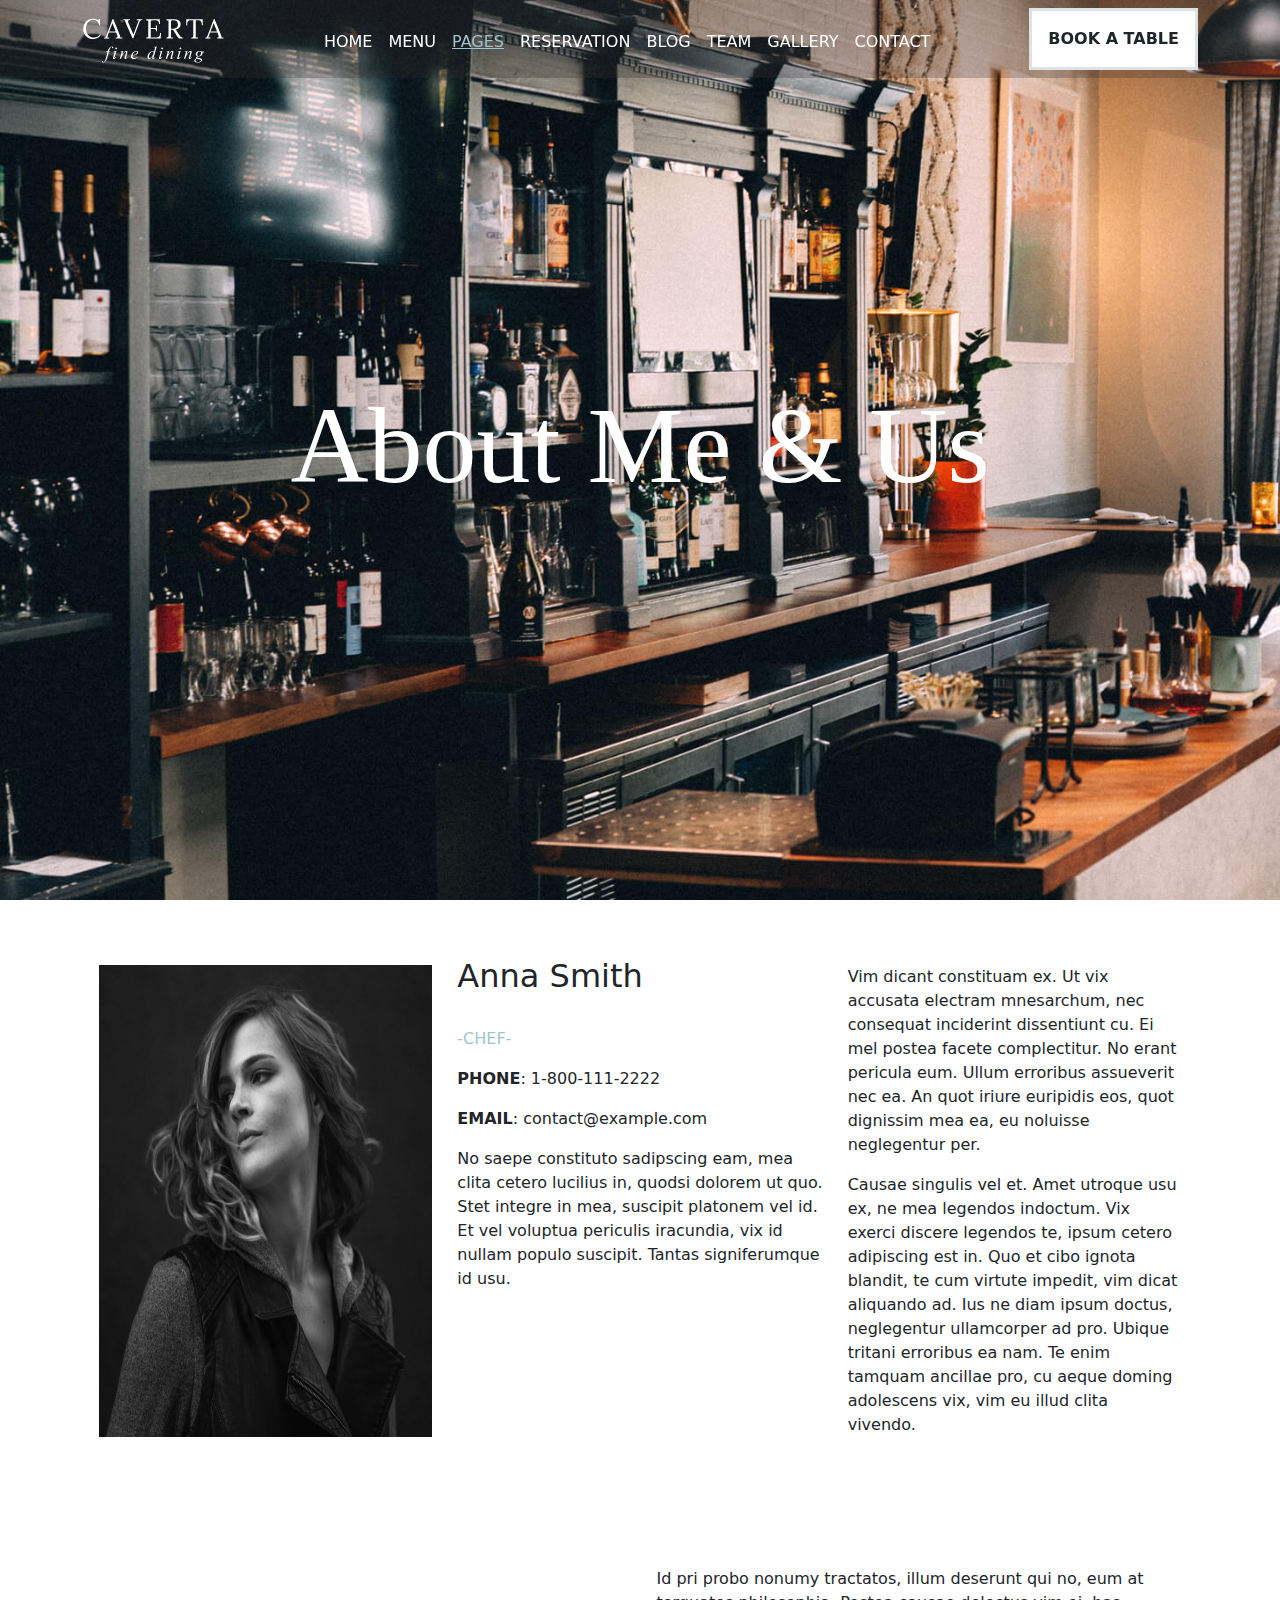
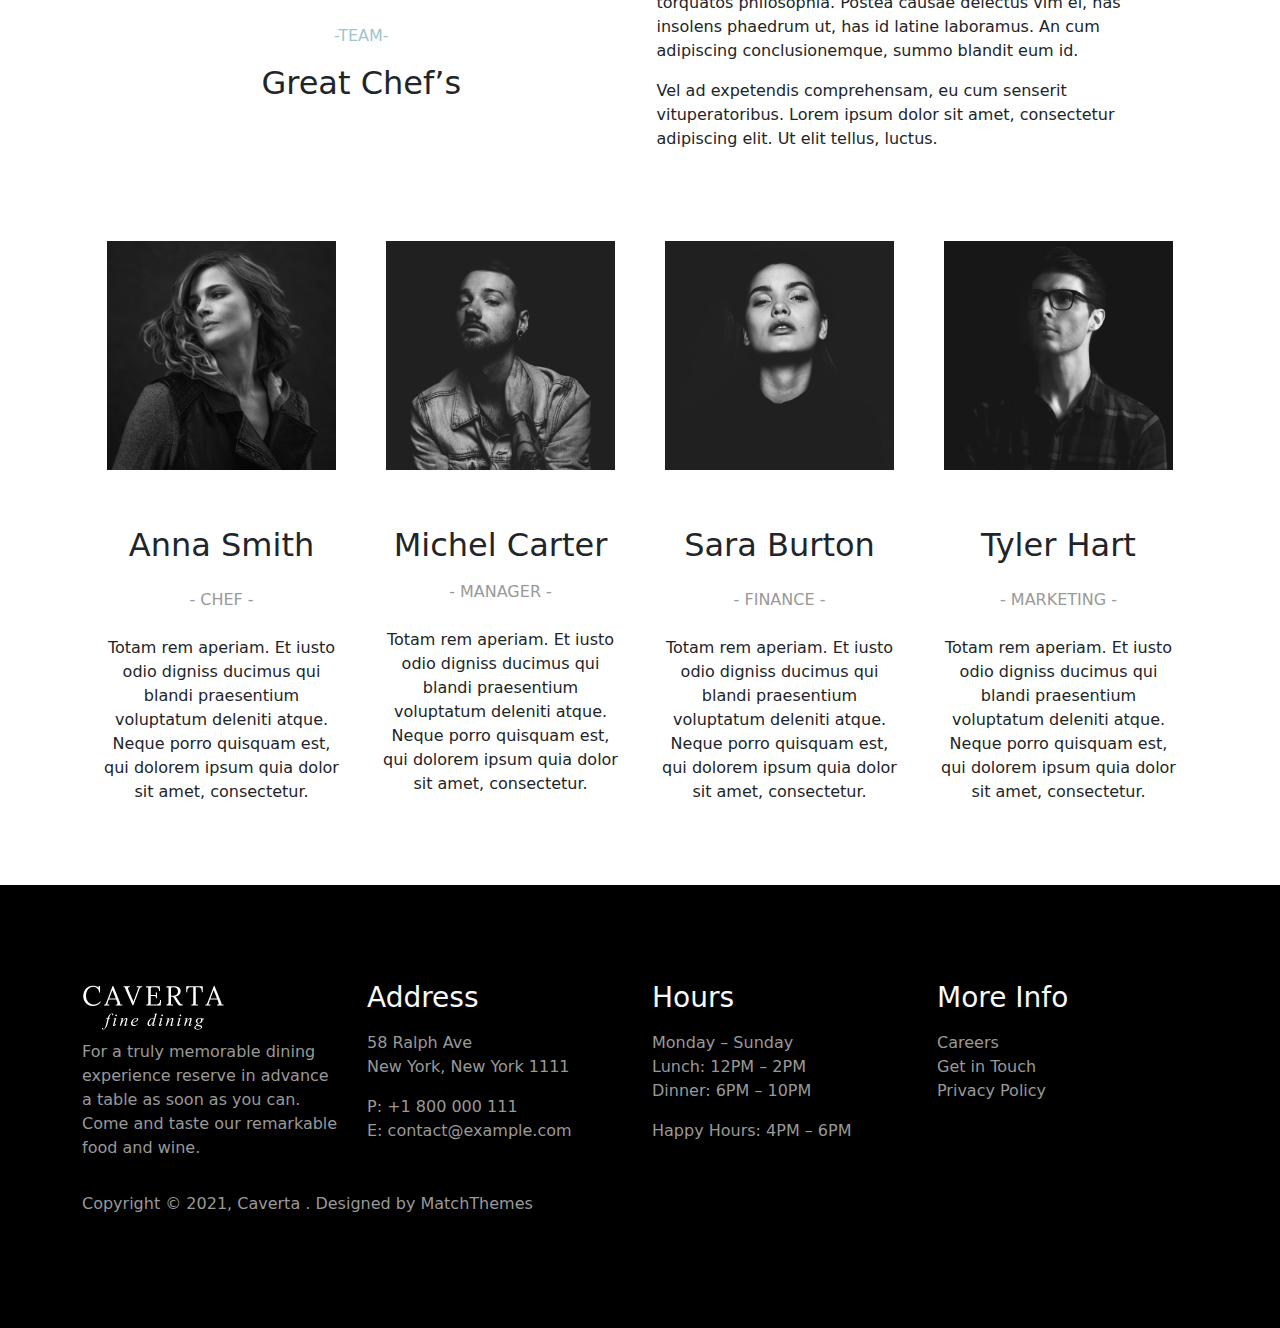
<file: Pages.html>
<!doctype html>
<html lang="en">

<head>
    <meta charset="utf-8">
    <meta name="viewport" content="width=device-width, initial-scale=1">
    <link rel="stylesheet" href="https://cdnjs.cloudflare.com/ajax/libs/font-awesome/6.6.0/css/all.min.css" integrity="sha512-Kc323vGBEqzTmouAECnVceyQqyqdsSiqLQISBL29aUW4U/M7pSPA/gEUZQqv1cwx4OnYxTxve5UMg5GT6L4JJg==" crossorigin="anonymous" referrerpolicy="no-referrer" />
    <title>BPages</title>
    <link href="https://cdn.jsdelivr.net/npm/bootstrap@5.3.3/dist/css/bootstrap.min.css" rel="stylesheet"
        integrity="sha384-QWTKZyjpPEjISv5WaRU9OFeRpok6YctnYmDr5pNlyT2bRjXh0JMhjY6hW+ALEwIH" crossorigin="anonymous">
    <link rel="stylesheet" href="./assets/css/Pages.css">
</head>

<body>

    <section1>

        <nav class="navbar  navbar-expand-lg fixed-top ">
            <div class="container  ">
                <img src="./assets/img/caverta-logo.png" alt="error">

                <div class="collapse navbar-collapse " id="navbarSupportedContent">
                    <ul class="navbar-nav m-auto mb-2 mb-lg-0  text-uppercase ">
                        <li class="nav-item py-2">
                            <a class="nav-link   " href="./index.html">Home</a>
                        </li>
                        <li class="nav-item py-2">
                            <a class="nav-link " href="./Menu.html">Menu</a>
                        </li>
                        <li class="nav-item py-2">
                            <a class=" Pages nav-link " href="./Pages.html">Pages</a>
                        </li>
                        <li class="nav-item py-2">
                            <a class="nav-link " href="./Reservation.html">Reservation</a>
                        </li>
                        <li class="nav-item py-2">
                            <a class="nav-link " href="./Blog.html">Blog</a>
                        </li>
                        <li class="nav-item py-2">
                            <a class="nav-link " href="./Team.html">Team</a>
                        </li>
                        <li class="nav-item py-2">
                            <a class="nav-link " href="./Gallery.html">Gallery</a>
                        </li>
                        <li class="nav-item py-2">
                            <a class="nav-link   " href="./Contact.html">Contact</a>
                        </li>

                    </ul>
                    <div class="btn_nav text-uppercase">
                        <a class=" view-more border border-3 fw-semibold p-3 text-decoration-none nav-link active "
                            href="./Reservation.html">Book a Table</a>
                    </div>
                </div>
                </div>
        </nav>

        

        <header class="img-fluid loat-sm-end vh-100  d-flex flex-column justify-content-center align-items-center">
            <div class="container    text-center ">
                <div class="header-cntent   p-5  ">
                    <h1 class="fw-bol text-white ">About Me & Us</h1>
                </div>
            </div>
        </header>

    </section1>
    <section2>
        <div class="section2">
        <div class="container">
            <div class="card-group border-white py-5">
                <div class="card  border-white">
                    <div class="card-body ">
                       <img class="h-100 w-100" src="./assets/img/pages/Anna Smith.jpg" alt="error">
                    </div>
                </div>
                <div class="card1 card d-flex flex-column  border-white px-2  ">
                    <h2 class="py-2">Anna Smith</h2>
                    <span class="card-text text-uppercase py-3">-Chef-</span>
                    <p><b>PHONE</b>: 1-800-111-2222</p>
                    <p><b>EMAIL</b>: contact@example.com</p>
                    <div class="icon">

                    </div>
                    <p>No saepe constituto sadipscing eam, mea clita cetero lucilius in, quodsi dolorem ut quo. Stet integre in mea, suscipit platonem vel id. Et vel voluptua periculis iracundia, vix id nullam populo suscipit. Tantas signiferumque id usu.</p>
             
                </div>
                <div class="card  border-white">
                    <div class="card-body">
                        <p class="card-text">
                            Vim dicant constituam ex. Ut vix accusata electram mnesarchum, nec consequat inciderint dissentiunt cu. Ei mel postea facete complectitur. No erant pericula eum. Ullum erroribus assueverit nec ea. An quot iriure euripidis eos, quot dignissim mea ea, eu noluisse neglegentur per.</p>
                        <p class="card-text">
                            Causae singulis vel et. Amet utroque usu ex, ne mea legendos indoctum. Vix exerci discere legendos te, ipsum cetero adipiscing est in. Quo et cibo ignota blandit, te cum virtute impedit, vim dicat aliquando ad. Ius ne diam ipsum doctus, neglegentur ullamcorper ad pro. Ubique tritani erroribus ea nam. Te enim tamquam ancillae pro, cu aeque doming adolescens vix, vim eu illud clita vivendo.</p>
                    </div>
                </div>
            </div>
        </div>
    </div>
    </section2>
  
    <section3>
        <div class="section3">
        <div class="container">
            <div class="card-group border-white py-5">
                
                <div class="card1 card d-flex flex-column  border-white justify-content-center align-items-center">
                    <span class="card-text text-uppercase py-3">-Team-</span>
                    <h2>Great Chef’s</h2>
             
                </div>
                <div class="card  border-white">
                    <div class="card-body">
                        <p class="card-text">
                            Id pri probo nonumy tractatos, illum deserunt qui no, eum at torquatos philosophia. Postea causae delectus vim ei, has insolens phaedrum ut, has id latine laboramus. An cum adipiscing conclusionemque, summo blandit eum id.
                        </p>
                        <p class="card-text">
                            Vel ad expetendis comprehensam, eu cum senserit vituperatoribus. Lorem ipsum dolor sit amet, consectetur adipiscing elit. Ut elit tellus, luctus.
                        </p>
                    </div>
                </div>
            </div>
        </div>
    </div>
    </section3>

    <section4>
        <div class="container ">
            <div class="card-group text-center">

                <div class="card border border-white">
                    <img class=" m-4" src="./assets/img/Team/Anna Smith.jpg" class="card-img-top" alt="error">
                    <div class="card-body">
                        <h2 class="p-3">Anna Smith</h2>
                        <span class=" text-uppercase ">- Chef -</span>
                        <p class=" pt-4">Totam rem aperiam. Et iusto odio digniss ducimus qui blandi praesentium
                            voluptatum deleniti
                            atque. Neque porro quisquam est, qui dolorem ipsum quia dolor sit amet, consectetur.</p>
                    </div>
                </div>
                <div class="card border border-white ">
                    <img class="m-4" src="./assets/img/Team/Michel Carter.jpg" alt="error">
                    <div class="card-body">
                        <h2 class="p-2 mt-2">Michel Carter</h2>
                        <span class="text-uppercase ">- Manager -</span>
                        <p class="pt-4">Totam rem aperiam. Et iusto odio digniss ducimus qui blandi praesentium
                            voluptatum deleniti
                            atque. Neque porro quisquam est, qui dolorem ipsum quia dolor sit amet, consectetur.</p>
                    </div>
                </div>
                <div class="card border border-white">
                    <img class="m-4" src="./assets/img/Team/Sara Burton.jpg" alt="error">
                    <div class="card-body">
                        <h2 class="p-3">Sara Burton</h2>
                        <span class="text-uppercase">- Finance -</span>
                        <p class="pt-4">Totam rem aperiam. Et iusto odio digniss ducimus qui blandi praesentium
                            voluptatum deleniti
                            atque. Neque porro quisquam est, qui dolorem ipsum quia dolor sit amet, consectetur.</p>
                    </div>
                </div>
                <div class="card border border-white">
                    <img class="m-4" src="./assets/img/Team/Tyler Hart.jpg" alt="error">

                    <div class="card-body">
                        <h2 class="p-3">Tyler Hart</h2>
                        <span class="text-uppercase">- Marketing -</span>
                        <p class="pt-4">Totam rem aperiam. Et iusto odio digniss ducimus qui blandi praesentium
                            voluptatum deleniti
                            atque. Neque porro quisquam est, qui dolorem ipsum quia dolor sit amet, consectetur.</p>
                    </div>
                </div>
            </div>
        </div>
    </section4>
    <footer class="footer bg-black mt-5 py-5 text-light">
        <div class="container my-5 ">
            <div class=" row ">
                <div class=" col-2 w-25 bg-black">
                    <img class="pb-2" src="./assets/img/caverta-logo.png" alt="error">
                    <p>For a truly memorable dining experience reserve in advance a table as soon as you can. Come and
                        taste our remarkable food and wine.</p>
                </div>
                <div class=" col-4 w-25 bg-black">
                    <h3 class="pb-2">Address</h3>
                    <p>58 Ralph Ave <br> New York, New York 1111 </p>
                    <span>P: +1 800 000 111</span><br>
                    <span> E: contact@example.com </span>
                </div>
                <div class=" col-3 w-25 bg-black">
                    <h3 class="pb-2">Hours</h3>
                    <p>Monday – Sunday<br>
                        Lunch: 12PM – 2PM<br>
                        Dinner: 6PM – 10PM</p>
                    <span>Happy Hours: 4PM – 6PM</span>
                </div>
                <div class="col-4 w-25 bg-black    ">
                    <h3 class="pb-2">More Info</h3>
                    <a  href="#">Careers</a><br>
                    <a  href="#">Get in Touch</a><br>
                    <a  href="#">Privacy Policy</a>

                </div>

            </div>
            <p class="py-3">Copyright © 2021, Caverta . Designed by MatchThemes</p>
        </div>
    </footer>


    <script src="./assets/js/Pages.js"></script>

    <script src="https://cdn.jsdelivr.net/npm/bootstrap@5.3.3/dist/js/bootstrap.bundle.min.js"
        integrity="sha384-YvpcrYf0tY3lHB60NNkmXc5s9fDVZLESaAA55NDzOxhy9GkcIdslK1eN7N6jIeHz"
        crossorigin="anonymous"></script>
</body>

</html>
</file>
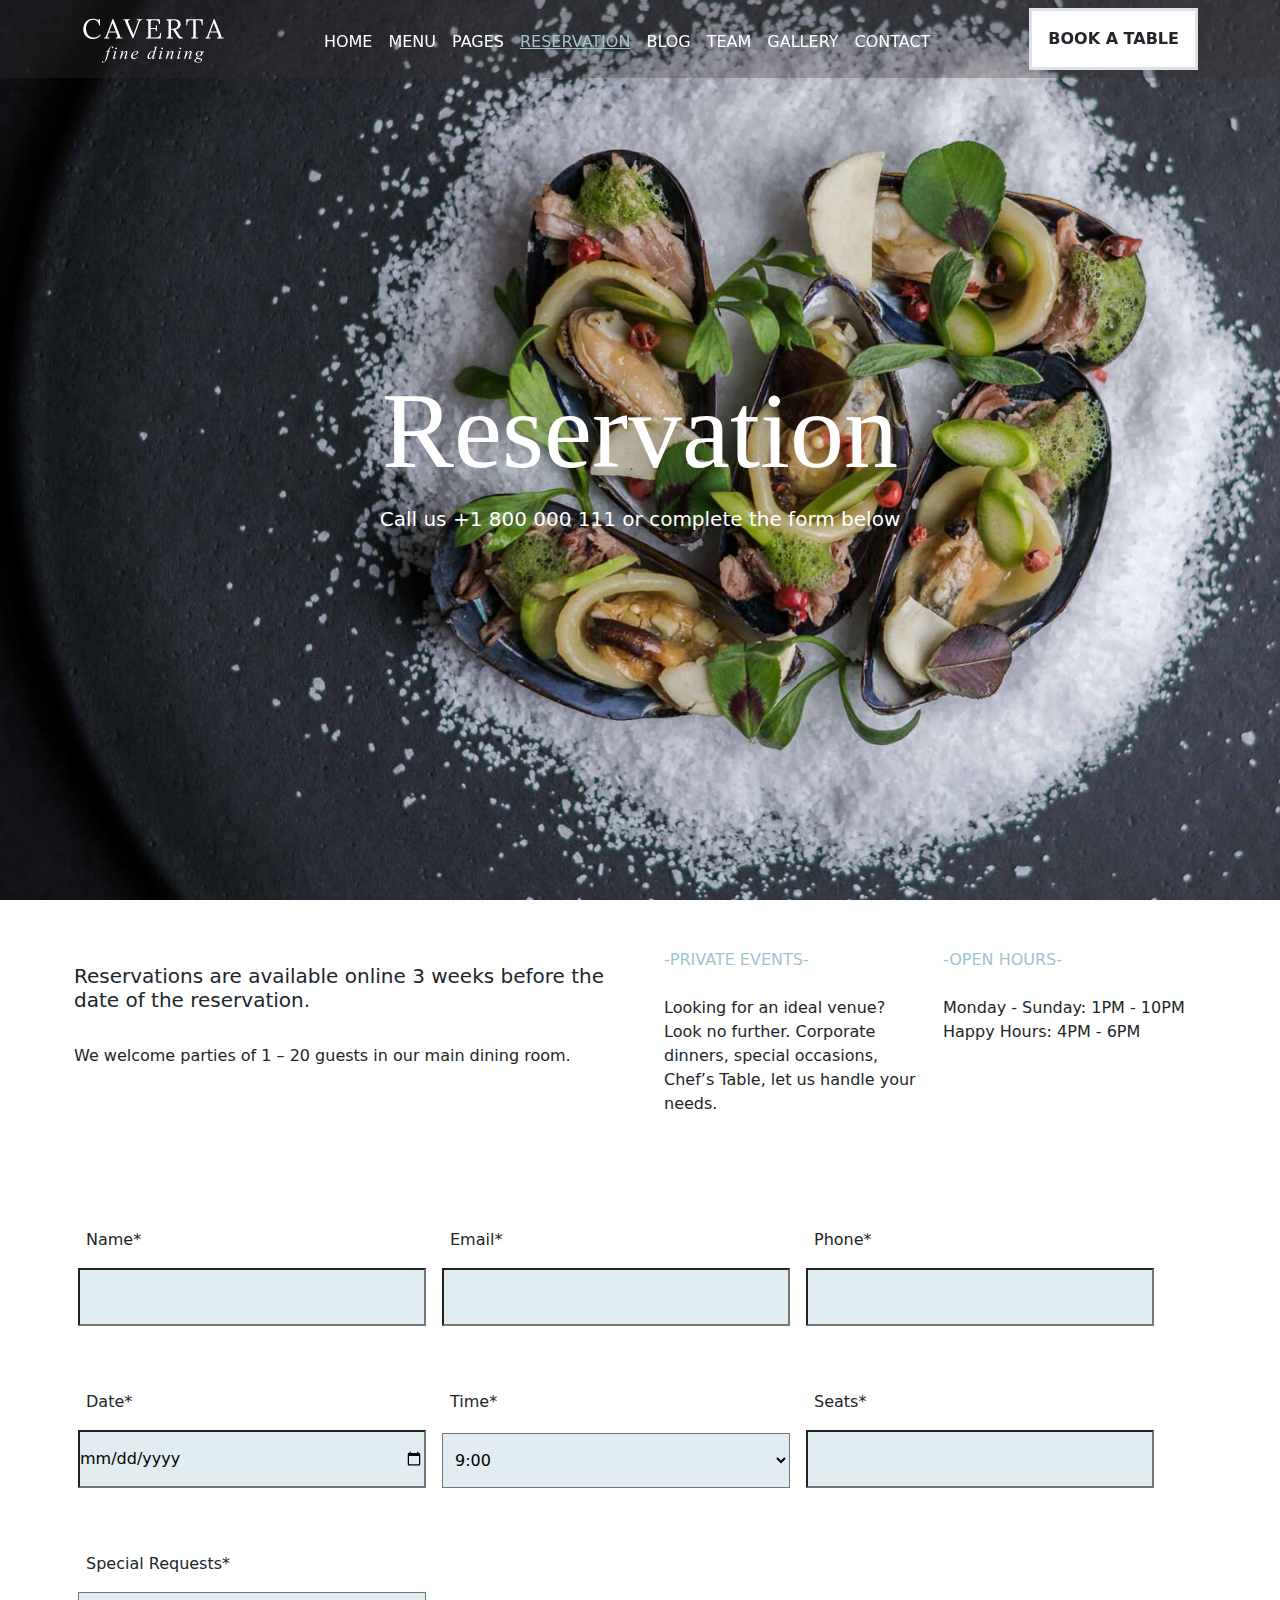
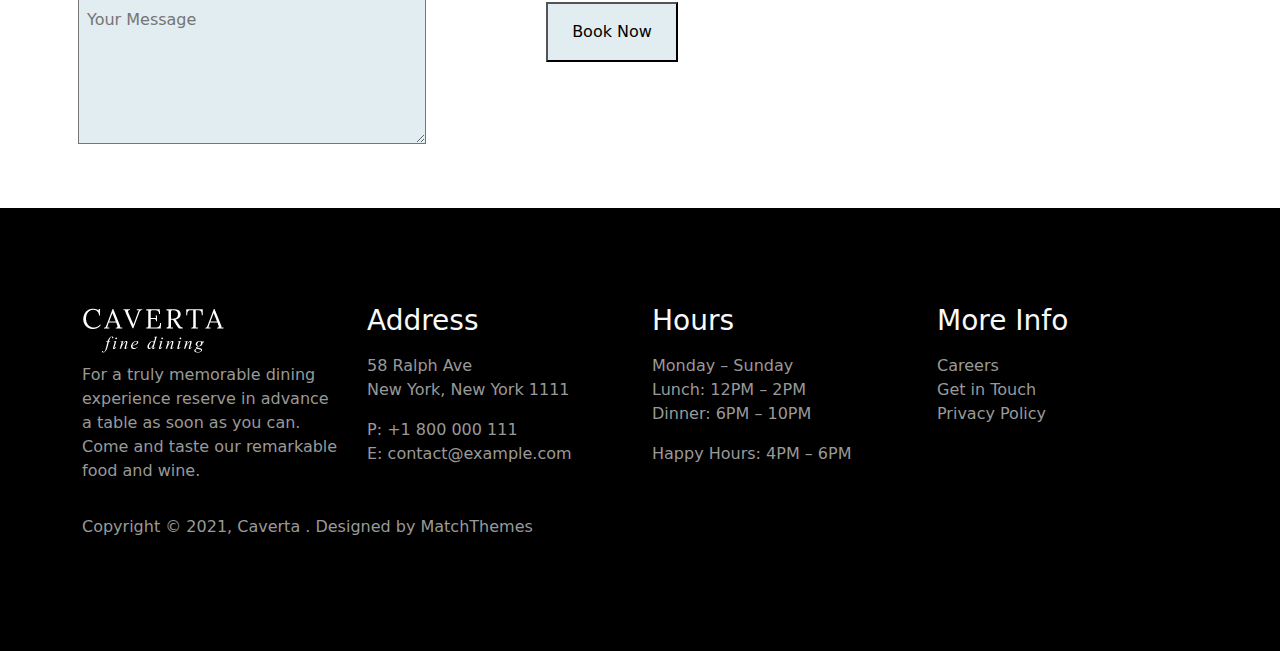
<file: Reservation.html>
<!doctype html>
<html lang="en">

<head>
    <meta charset="utf-8">
    <meta name="viewport" content="width=device-width, initial-scale=1">
    <title>Reservation</title>
    <link href="https://cdn.jsdelivr.net/npm/bootstrap@5.3.3/dist/css/bootstrap.min.css" rel="stylesheet"
        integrity="sha384-QWTKZyjpPEjISv5WaRU9OFeRpok6YctnYmDr5pNlyT2bRjXh0JMhjY6hW+ALEwIH" crossorigin="anonymous">
    <link rel="stylesheet" href="./assets/css/Reservation.css">
</head>

<body>


    <section1>

        <nav class="navbar  navbar-expand-lg fixed-top ">
            <div class="container  ">
                <img src="./assets/img/caverta-logo.png" alt="error">

                <div class="collapse navbar-collapse " id="navbarSupportedContent">
                    <ul class="navbar-nav m-auto mb-2 mb-lg-0  text-uppercase ">
                        <li class="nav-item py-2">
                            <a class="nav-link   " href="./index.html">Home</a>
                        </li>
                        <li class="nav-item py-2">
                            <a class="nav-link " href="./Menu.html">Menu</a>
                        </li>
                        <li class="nav-item py-2">
                            <a class="nav-link " href="./Pages.html">Pages</a>
                        </li>
                        <li class="nav-item py-2">
                            <a class=" Reservation nav-link " href="./Reservation.html">Reservation</a>
                        </li>
                        <li class="nav-item py-2">
                            <a class="nav-link " href="./Blog.html">Blog</a>
                        </li>
                        <li class="nav-item py-2">
                            <a class="nav-link " href="./Team.html">Team</a>
                        </li>
                        <li class="nav-item py-2">
                            <a class="nav-link " href="./Gallery.html">Gallery</a>
                        </li>
                        <li class="nav-item py-2">
                            <a class="nav-link   " href="./Contact.html">Contact</a>
                        </li>

                    </ul>
                    <div class="btn_nav text-uppercase">
                        <a class=" view-more border border-3 fw-semibold p-3 text-decoration-none nav-link active "
                            href="./Reservation.html">Book a Table</a>
                    </div>
                </div>
            </div>
        </nav>

        <header class="img-fluid loat-sm-end vh-100  d-flex flex-column justify-content-center align-items-center">
            <div class="container    text-center ">
                <div class="header-cntent   p-5  ">
                    <h1 class="fw-bol text-white ">Reservation</h1>
                    <span class="fs-5 p-3 text-white">Call us +1 800 000 111 or complete the form below</span>
                </div>
            </div>
        </header>

    </section1>

    <section2>
        <div class="section2">
            <div class="container py-5">
                <div class="row row-cols-2  g-5">
                    <div class="p-3">
                        <h5 class="pb-4"> Reservations are available online 3 weeks before the date of the reservation.
                        </h5>
                        <p>We welcome parties of 1 – 20 guests in our main dining room.</p>

                    </div>
                    <div class="">
                        <div class="row row-cols-2  g-4">
                            <div class=" ">
                                <span class="span text-uppercase ">-Private Events-</span>
                                <p class="py-4">Looking for an ideal venue? Look no further. Corporate dinners, special
                                    occasions, Chef’s Table, let us handle your needs.</p>
                            </div>
                            <div class="">
                                <span class="span py-4 text-uppercase">-Open Hours-</span><br>
                                <div class="py-4">
                                    <span>Monday - Sunday: 1PM - 10PM</span><br>
                                    <span> Happy Hours: 4PM - 6PM</span>
                                </div>
                            </div>
                        </div>
                    </div>
                </div>
            </div>
        </div>
    </section2>
    <section3>
        <div class="section3">
            <div class="container ">
                <form action="">
                <div class="row row-cols-4 row-cols-md-3 g-4">
                    
                    <div class="row p-3 g-3">
                        <label for="name" > Name*</label>
                        <input type="text" name="name" id="name" value size="40" ></input>
                    </div>
                    <div class="row p-3 g-3">
                        <label for="email"> Email*</label>
                        <input type="email" name="email" id="email" value size="40">
                    </div> <div class="row p-3 g-3">
                        <label for="phone"> Phone*</label>
                        <input type="text" name="phone" id="phone" value size="40">
                    </div>
                    <div class="row p-3 g-3">
                        <label for="date"> Date*</label>
                        <input type="date" name="date" id="date" value size="40">
                    </div> <div class="row p-3 g-3">
                        <label for="time"> Time*</label>
                        <select  name="time" id="time" aria-required="true" class="comm-field">
                            <option value="9:00">9:00</option>
                            <option value="10:00">10:00</option>
                            <option value="11:00">11:00</option>
                            <option value="12:00">12:00</option>
                            <option value="13:00">13:00</option>
                            <option value="14:00">14:00</option>
                            <option value="15:00">15:00</option>
                            <option value="16:00">16:00</option>
                            <option value="17:00">17:00</option>
                            <option value="18:00">18:00</option>
                            <option value="19:00">19:00</option>
                            <option value="20:00">20:00</option>
                            <option value="21:00">21:00</option>
                            <option value="22:00">22:00</option>
                        </select>
                    </div>
                     <div class="row p-3 g-3">
                        <label for="text"> Seats*</label>
                        <input type="text" id="text" name="seats" value size="40">
                    </div>
                
                    <div class=" row p-3 g-3">
                       
                        <label for=""> Special Requests*</label>
                        <textarea name="message"  cols="100" rows="5"  class="w-300 "  
                        placeholder="Your Message"></textarea>
                       
                    </div>
                    <div class=" row text-center d-flex justify-content-center align-items-center">
                        <div class=" submit text-uppercase ">
                            <input type="submit"  class=" py-3 px-4  " value="Book Now" id="submit-contact">
                        </div>
                </div>

  
        </form>
        </div>
        </div>
    </section3>
    <footer class="footer bg-black mt-5 py-5 text-light">
        <div class="container my-5 ">
            <div class=" row ">
                <div class=" col-2 w-25 bg-black">
                    <img class="pb-2" src="./assets/img/caverta-logo.png" alt="error">
                    <p>For a truly memorable dining experience reserve in advance a table as soon as you can. Come and
                        taste our remarkable food and wine.</p>
                </div>
                <div class=" col-4 w-25 bg-black">
                    <h3 class="pb-2">Address</h3>
                    <p>58 Ralph Ave <br> New York, New York 1111 </p>
                    <span>P: +1 800 000 111</span><br>
                    <span> E: contact@example.com </span>
                </div>
                <div class=" col-3 w-25 bg-black">
                    <h3 class="pb-2">Hours</h3>
                    <p>Monday – Sunday<br>
                        Lunch: 12PM – 2PM<br>
                        Dinner: 6PM – 10PM</p>
                    <span>Happy Hours: 4PM – 6PM</span>
                </div>
                <div class="col-4 w-25 bg-black    ">
                    <h3 class="pb-2">More Info</h3>
                    <a href="#">Careers</a><br>
                    <a href="#">Get in Touch</a><br>
                    <a href="#">Privacy Policy</a>

                </div>

            </div>
            <p class="py-3">Copyright © 2021, Caverta . Designed by MatchThemes</p>
        </div>
    </footer>
    <script src="./assets/js/Reservation.js"></script>

    <script src="https://cdn.jsdelivr.net/npm/bootstrap@5.3.3/dist/js/bootstrap.bundle.min.js"
        integrity="sha384-YvpcrYf0tY3lHB60NNkmXc5s9fDVZLESaAA55NDzOxhy9GkcIdslK1eN7N6jIeHz"
        crossorigin="anonymous"></script>
</body>

</html>
</file>
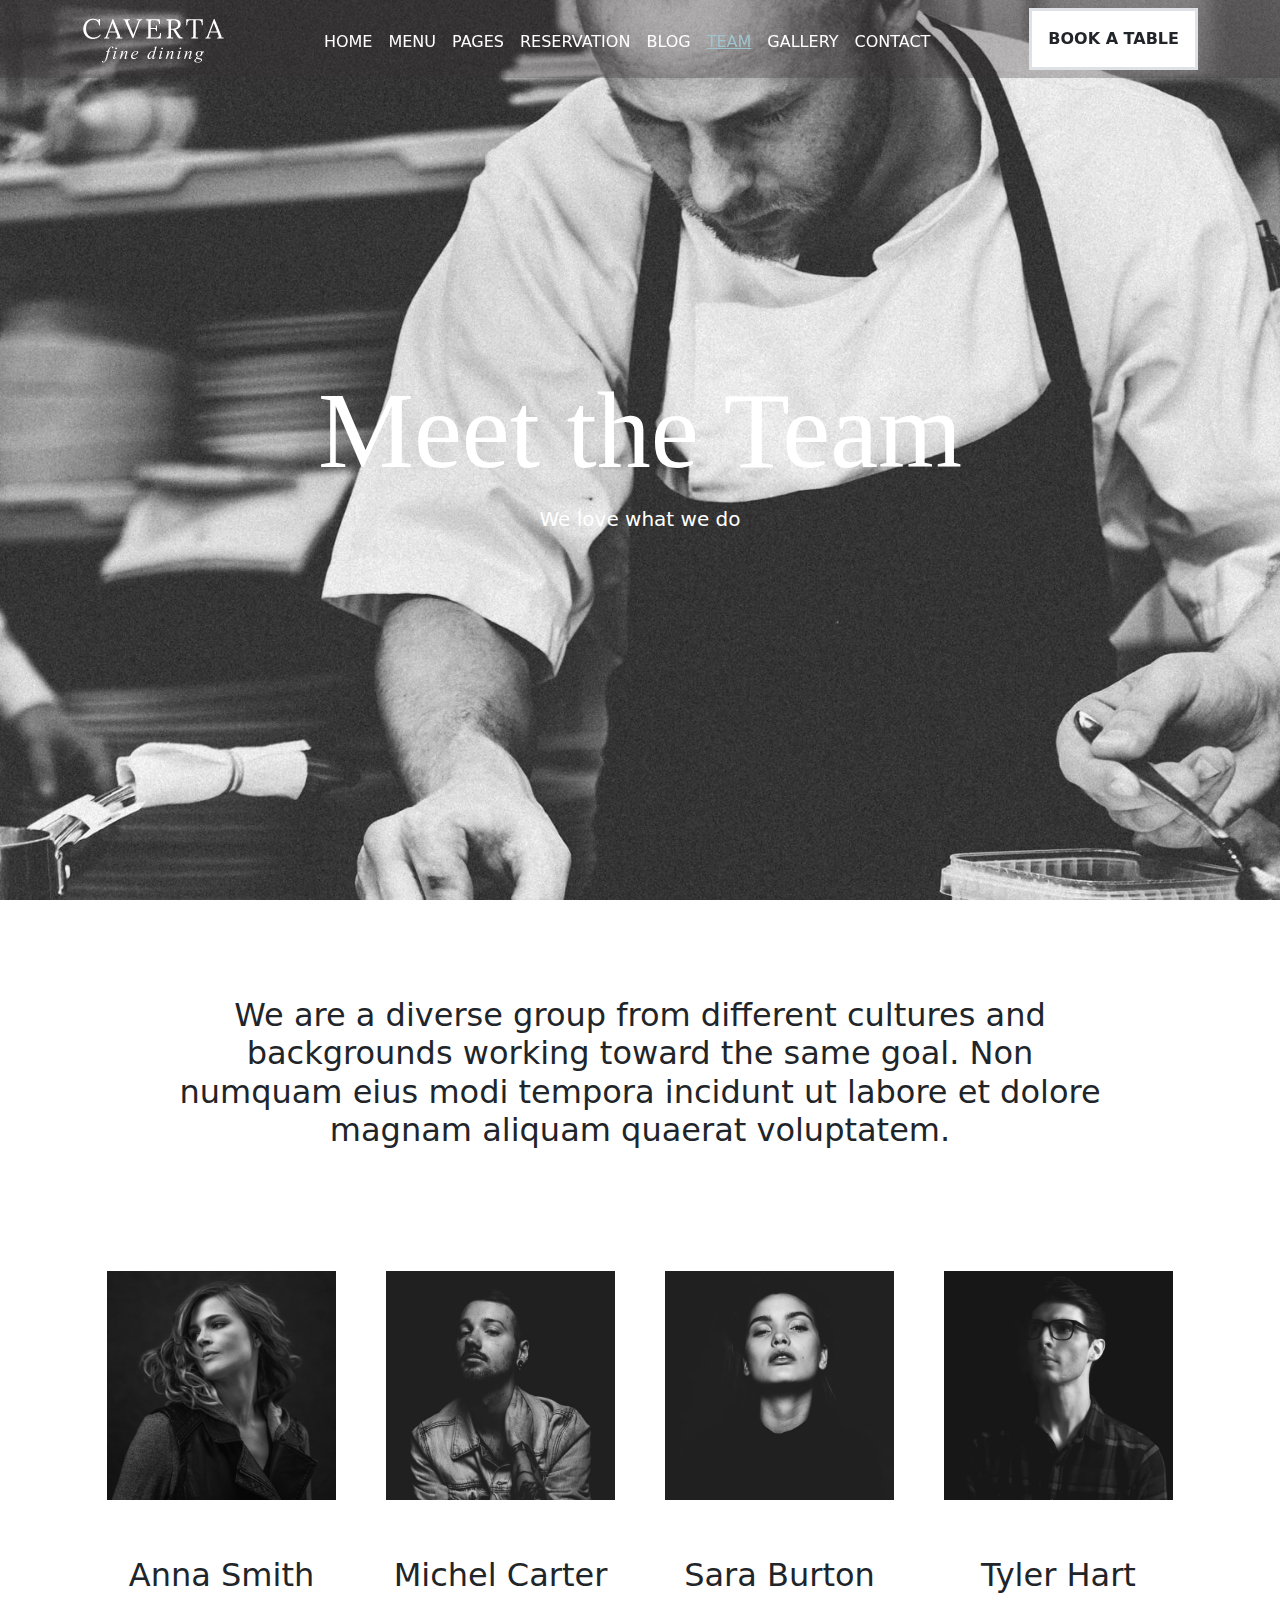
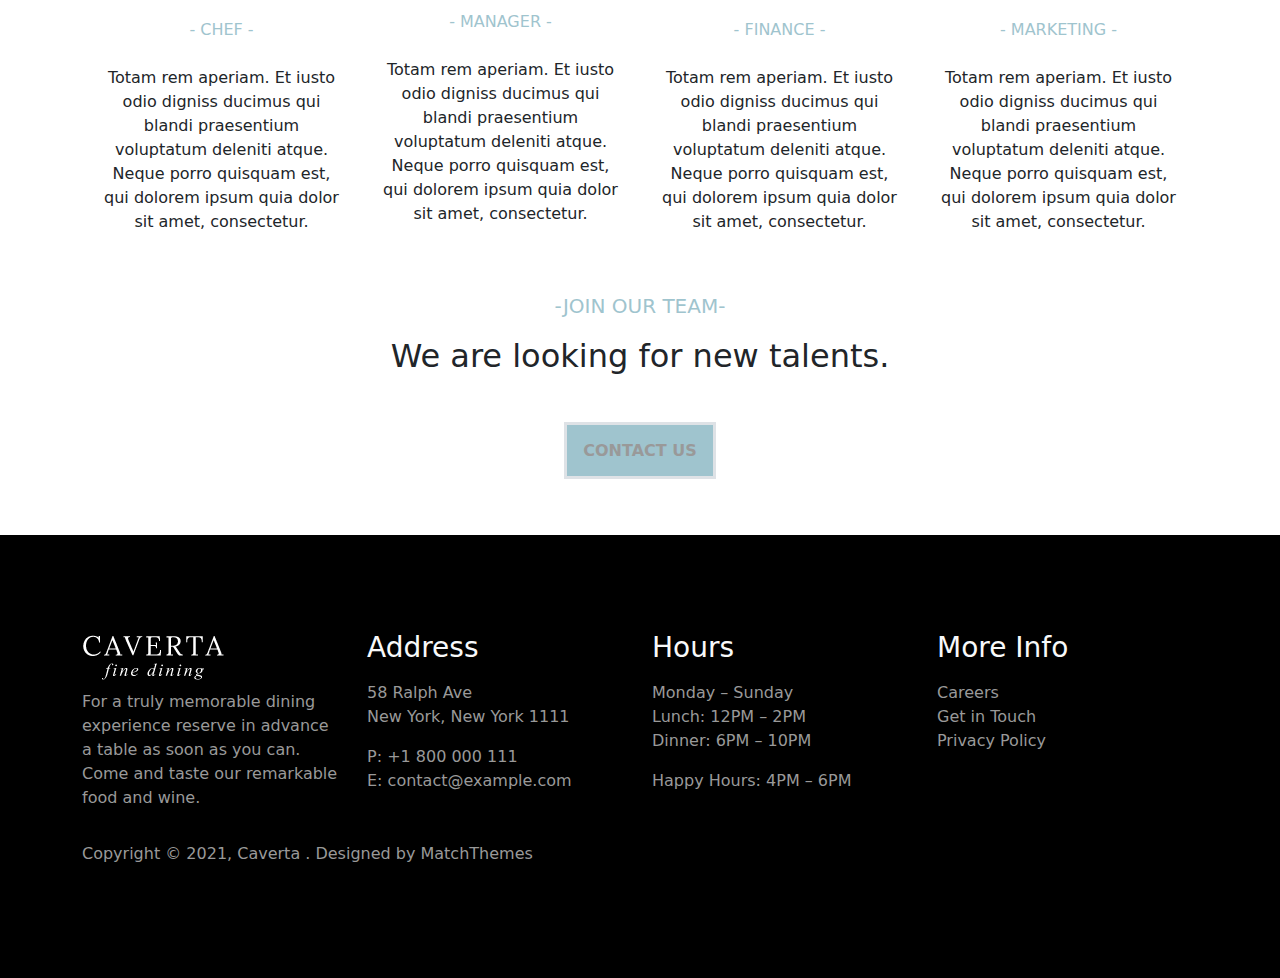
<file: Team.html>
<!doctype html>
<html lang="en">

<head>
    <meta charset="utf-8">
    <meta name="viewport" content="width=device-width, initial-scale=1">
    <title>Team</title>
    <link href="https://cdn.jsdelivr.net/npm/bootstrap@5.3.3/dist/css/bootstrap.min.css" rel="stylesheet"
        integrity="sha384-QWTKZyjpPEjISv5WaRU9OFeRpok6YctnYmDr5pNlyT2bRjXh0JMhjY6hW+ALEwIH" crossorigin="anonymous">
    <link rel="stylesheet" href="./assets/css/Team.css">
</head>

<body>
    <section1>
        <nav class="navbar  navbar-expand-lg fixed-top ">
            <div class="container  ">
                <img src="./assets/img/caverta-logo.png" alt="error">
                <div class="collapse navbar-collapse " id="navbarSupportedContent">
                    <ul class="navbar-nav m-auto mb-2 mb-lg-0  text-uppercase ">
                        <li class="nav-item py-2">
                            <a class="nav-link   " href="./index.html">Home</a>
                        </li>
                        <li class="nav-item py-2">
                            <a class="nav-link " href="./Menu.html">Menu</a>
                        </li>
                        <li class="nav-item py-2">
                            <a class="nav-link " href="./Pages.html">Pages</a>
                        </li>
                        <li class="nav-item py-2">
                            <a class="nav-link " href="./Reservation.html">Reservation</a>
                        </li>
                        <li class="nav-item py-2">
                            <a class="nav-link " href="./Blog.html">Blog</a>
                        </li>
                        <li class="nav-item py-2">
                            <a class="Team nav-link " href="./Team.html">Team</a>
                        </li>
                        <li class="nav-item py-2">
                            <a class="nav-link " href="./Gallery.html">Gallery</a>
                        </li>
                        <li class="nav-item py-2">
                            <a class="nav-link   " href="./Contact.html">Contact</a>
                        </li>

                    </ul>
                    <div class="btn_nav text-uppercase">
                        <a class=" view-more border border-3 fw-semibold p-3 text-decoration-none nav-link active "
                            href="./Reservation.html">Book a Table</a>
                    </div>
                </div>
            </div>
        </nav>

        <header class="img-fluid loat-sm-end vh-100  d-flex flex-column justify-content-center align-items-center">
            <div class="container    text-center ">
                <div class="header-cntent   p-5  ">
                    <h1 class="fw-bol text-white ">Meet the Team</h1>
                    <span class="fs-5 p-3 text-white"> We love what we do</span>
                </div>
            </div>
        </header>

    </section1>
    <section2>
        <div class="About">
            <div class="container">
                <h2 class="p-5 m-5 text-center">We are a diverse group from different cultures and backgrounds working
                    toward the same goal. Non numquam eius modi tempora incidunt ut labore et dolore magnam aliquam
                    quaerat voluptatem.</h2>
            </div>
        </div>
    </section2>
    <section3>
        <div class="container ">
            <div class="card-group text-center">

                <div class="card border border-white">
                    <img class=" m-4" src="./assets/img/Team/Anna Smith.jpg" class="card-img-top" alt="error">
                    <div class="card-body">
                        <h2 class="p-3">Anna Smith</h2>
                        <span class=" text-uppercase ">- Chef -</span>
                        <p class=" pt-4">Totam rem aperiam. Et iusto odio digniss ducimus qui blandi praesentium
                            voluptatum deleniti
                            atque. Neque porro quisquam est, qui dolorem ipsum quia dolor sit amet, consectetur.</p>
                    </div>
                </div>
                <div class="card border border-white ">
                    <img class="m-4" src="./assets/img/Team/Michel Carter.jpg" alt="error">
                    <div class="card-body">
                        <h2 class="p-2 mt-2">Michel Carter</h2>
                        <span class="text-uppercase ">- Manager -</span>
                        <p class="pt-4">Totam rem aperiam. Et iusto odio digniss ducimus qui blandi praesentium
                            voluptatum deleniti
                            atque. Neque porro quisquam est, qui dolorem ipsum quia dolor sit amet, consectetur.</p>
                    </div>
                </div>
                <div class="card border border-white">
                    <img class="m-4" src="./assets/img/Team/Sara Burton.jpg" alt="error">
                    <div class="card-body">
                        <h2 class="p-3">Sara Burton</h2>
                        <span class="text-uppercase">- Finance -</span>
                        <p class="pt-4">Totam rem aperiam. Et iusto odio digniss ducimus qui blandi praesentium
                            voluptatum deleniti
                            atque. Neque porro quisquam est, qui dolorem ipsum quia dolor sit amet, consectetur.</p>
                    </div>
                </div>
                <div class="card border border-white">
                    <img class="m-4" src="./assets/img/Team/Tyler Hart.jpg" alt="error">

                    <div class="card-body">
                        <h2 class="p-3">Tyler Hart</h2>
                        <span class="text-uppercase">- Marketing -</span>
                        <p class="pt-4">Totam rem aperiam. Et iusto odio digniss ducimus qui blandi praesentium
                            voluptatum deleniti
                            atque. Neque porro quisquam est, qui dolorem ipsum quia dolor sit amet, consectetur.</p>
                    </div>
                </div>
            </div>
        </div>
    </section3>
    <section4 class="p-5">
        <div class="Contact  ">
            <div class="container text-center h-auto">
                <span class="text-uppercase fs-5">-Join our Team- </span>
                <h2 class="p-3">We are looking for new talents.</h2>
                <div class="btn_nav text-uppercase mt-5">
                    <a class=" view-more  border border-3 fw-semibold p-3 text-decoration-none  text-uppercase "
                        href="./Contact.html">Contact Us</a>
                </div>
            </div>
        </div>
    </section4>
    <footer class="footer bg-black mt-5 py-5 text-light">
        <div class="container my-5 ">
            <div class=" row ">
                <div class=" col-2 w-25 bg-black">
                    <img class="pb-2" src="./assets/img/caverta-logo.png" alt="error">
                    <p>For a truly memorable dining experience reserve in advance a table as soon as you can. Come and
                        taste our remarkable food and wine.</p>
                </div>
                <div class=" col-4 w-25 bg-black">
                    <h3 class="pb-2">Address</h3>
                    <p>58 Ralph Ave <br> New York, New York 1111 </p>
                    <span>P: +1 800 000 111</span><br>
                    <span> E: contact@example.com </span>
                </div>
                <div class=" col-3 w-25 bg-black">
                    <h3 class="pb-2">Hours</h3>
                    <p>Monday – Sunday<br>
                        Lunch: 12PM – 2PM<br>
                        Dinner: 6PM – 10PM</p>
                    <span>Happy Hours: 4PM – 6PM</span>
                </div>
                <div class="col-4 w-25 bg-black    ">
                    <h3 class="pb-2">More Info</h3>
                    <a  href="#">Careers</a><br>
                    <a  href="#">Get in Touch</a><br>
                    <a  href="#">Privacy Policy</a>

                </div>

            </div>
            <p class="py-3">Copyright © 2021, Caverta . Designed by MatchThemes</p>
        </div>
    </footer>
    <script src="./assets/js/Team.js"></script>

    <script src="https://cdn.jsdelivr.net/npm/bootstrap@5.3.3/dist/js/bootstrap.bundle.min.js"
        integrity="sha384-YvpcrYf0tY3lHB60NNkmXc5s9fDVZLESaAA55NDzOxhy9GkcIdslK1eN7N6jIeHz"
        crossorigin="anonymous"></script>
</body>

</html>
</file>
<file: assets/css/Blog.css>
header{
    background-image:url('../img/Blog/about.jpg');
    background-size: cover;

    width: 100%;
    height: 600px;

}
.navbar{
   
background-color: #38323249;
}
.navbar .Blog{
    color:#9fc4ce;
    text-decoration: underline;
}
.btn_nav a{
background-color:#fff;
    transition-duration: 1s;
}
.btn_nav a:hover{
    background-color:rgb(0,0,0,0.1);
    color: #fff;
}
.nav-item a{
    color: #fff;
    transition:all 1s ;
}
.nav-item a:hover{
text-decoration: underline;
color:#9fc4ce;
}
.header-cntent h1{
    font-family: initial;
    font-size: 108px;
   
}
.navscroll{
    background-color:#252525;
}
.footer p,span,a{
    color: #999999;
    text-decoration: none;
}
</file>
<file: assets/css/Contact.css>
header {
    background-image: url('../img/Contact/contact-us.jpg');
    background-size: cover;

}

.navbar {

    background-color: #38323249;
}

.navbar .Contact {
    color: #9fc4ce;
    text-decoration: underline;
}

.btn_nav a {
    background-color: #fff;
    transition-duration: 1s;
}

.btn_nav a:hover {
    background-color: rgb(0, 0, 0, 0.1);
    color: #fff;
}

.nav-item a {
    color: #fff;
    transition: all 1s;
}

.nav-item a:hover {
    text-decoration: underline;
    color: #9fc4ce;
}

.header-cntent h1 {
    font-family: initial;
    font-size: 108px;

}

.navscroll {
    background-color: #252525;
}

.footer p,
.footer span,
a {
    color: #999999;
    text-decoration: none;

}

section3 .col-auto input,
textarea {
    height: 50px;
    background-color: #f2f2f2;
}

.submit input {
    background-color: #e1edf0;
    transition-duration: 1s;
}

.submit input:hover {
    background-color: rgb(0, 0, 0, 0.1);
    color: #fff;
}
</file>
<file: assets/css/Gallery.css>
header{
    background-image:url('../img/Gallery/reservation-page.jpg');
    background-size: cover;
    width: 100%;
    height: 600px;

}
.navbar{
   
background-color: #38323249;
}
.navbar .Gallery{
    color:#9fc4ce;
    text-decoration: underline;
}
.btn_nav a{
background-color:#fff;
    transition-duration: 1s;
}
.btn_nav a:hover{
    background-color:rgb(0,0,0,0.1);
    color: #fff;
}
.nav-item a{
    color: #fff;
    transition:all 1s ;
}
.nav-item a:hover{
text-decoration: underline;
color:#9fc4ce;
}
.header-cntent h1{
    font-family: initial;
    font-size: 108px;
   
}
.navscroll{
    background-color:#252525;
}


.footer p,span,a{
    color: #999999;
    text-decoration: none;
}
.my-model{
    background-color:#57454ff1;
    display:flex;
    top:0;
    left: 0;
    position: fixed;
width: 100%;
height: 100%;
align-items:center;
justify-content: center;
}
.my-model img{
width: 300px;
border-radius:20px;
box-shadow:0px 4px 8px rgb(0, 0, 0,0.8);
background-color:#fff;

}
.my-model .img{
position: relative;
    padding: 45px 45px;
    background-color:transform;
    border: 1px solid #fff;
    border-radius:20px;
}
.close-btn,.left-btn,.right-btn{
    color:#e3c4de;
    position: absolute;
    font-size: 40px;
    cursor: pointer;

}
.close-btn{
    top: 10px;
    right: 10px;
}
.left-btn{
    left: 5px;
    top:50%;
}
.right-btn{
top: 50%;
right: 5px;
}
.d-none{
    display: none;
}

.image {
    opacity: 1;
    display: block;
    width: 100%;
    height: auto;
    transition: .5s ease;
    backface-visibility: hidden;
  }
  
  .middle {
    transition: .5s ease;
    opacity: 0;
    position: absolute;
    top: 50%;
    left: 50%;
    transform: translate(-50%, -50%);
    -ms-transform: translate(-50%, -50%);
    text-align: center;
  }
  
  .card:hover .image {
    opacity: 0.8;
  }
  
  .card:hover .middle {
    opacity: 1;
  }
  
  .text {
  
    font-size: 30px;
    padding: 16px 32px;
  }
</file>
<file: assets/css/Menu.css>
header{
    background-image:url('../img/Menu/menu-img.jpg');
    background-size: cover;
    width: 100%;
    height: 600px;

}
.navbar{
   
background-color: #38323249;
}
.navbar .Menu{
    color:#9fc4ce;
    text-decoration: underline;
}
.btn_nav a{
background-color:#fff;
    transition-duration: 1s;
}
.btn_nav a:hover{
    background-color:rgb(0,0,0,0.1);
    color: #fff;
}
.nav-item a{
    color: #fff;
    transition:all 1s ;
}
.nav-item a:hover{
text-decoration: underline;
color:#9fc4ce;
}
.header-cntent h1{
    font-family: initial;
    font-size: 108px;
   
}
.navscroll{
    background-color:#252525;
}
.footer p,.footer span, .footer a{
    color: #999999;
    text-decoration: none;
}
.section2 .card span{
    color: #999999;
    
}
.section3 .cost,.section4 .cost,.section5 .cost,.section6 .cost{
color:#9fc4ce;

}
</file>
<file: assets/css/Pages.css>
header{
    background-image:url('../img/pages/about.jpg');
    background-size: cover;
    width: 100%;
    height: 600px;

}
.navbar{
   
background-color: #38323249;
}
.navbar .Pages{
    color:#9fc4ce;
    text-decoration: underline;
}
.btn_nav a{
background-color:#fff;
    transition-duration: 1s;
}
.btn_nav a:hover{
    background-color:rgb(0,0,0,0.1);
    color: #fff;
}
.nav-item a{
    color: #fff;
    transition:all 1s ;
}
.nav-item a:hover{
text-decoration: underline;
color:#9fc4ce;
}
.header-cntent h1{
    font-family: initial;
    font-size: 108px;
   
}
.navscroll{
    background-color:#252525;
}
.footer p,span,a{
    color: #999999;
    text-decoration: none;
}
.section3 .card1 span{
    color: #9fc4ce;
}
.section2 .card1 span{
    color: #9fc4ce;
}
</file>
<file: assets/css/Reservation.css>
header{
    background-image:url('../img/Reservation/reservation-page.jpg');
    background-size: cover;
    width: 100%;
    height: 600px;

}
.navbar{
   
background-color: #38323249;
}
.navbar .Reservation{
    color:#9fc4ce;
    text-decoration: underline;
}
.btn_nav a{
background-color:#fff;
    transition-duration: 1s;
}
.btn_nav a:hover{
    background-color:rgb(0,0,0,0.1);
    color: #fff;
}
.nav-item a{
    color: #fff;
    transition:all 1s ;
}
.nav-item a:hover{
text-decoration: underline;
color:#9fc4ce;
}
.header-cntent h1{
    font-family: initial;
    font-size: 108px;
   
}
.navscroll{
    background-color:#252525;
}
.footer p,.footer span,.footer a{
    color: #999999;
    text-decoration: none;
}
.section2 .span{
color:#9fc4ce;

}
.section3 input,select,textarea {
    background-color:#e1edf0;
    padding: 15px 0px;
}
.submit input {
    background-color: #e1edf0;
    transition-duration: 1s;
}

.submit input:hover {
    background-color: rgb(0, 0, 0, 0.1);
    color: #fff;
}
</file>
<file: assets/css/Team.css>
header{
    background-image:url('../img/Team/nav.jpg');
    background-size: cover;
    width: 100%;
    height: 600px;

}
.navbar{
   
    background-color: #38323249;
    }
    .navbar .Team{
        color:#9fc4ce;
        text-decoration: underline;
    }
.btn_nav a{
background-color:#fff;
    transition-duration: 1s;
}
.btn_nav a:hover{
    background-color:rgb(0,0,0,0.1);
    color: #fff;
}
.nav-item a{
    color: #fff;
    transition:all 1s ;
}
.nav-item a:hover{
text-decoration: underline;
color:#9fc4ce;
}

.header-cntent h1{
    font-family: initial;
    font-size: 108px;
   
}
.navscroll{
    background-color:#252525;
}

.card-group .card span ,.Contact span{
    color:#9fc4ce;
}
.Contact .view-more{
    background-color:#9fc4ce;
}

.footer p,span,a{
    color: #999999;
    text-decoration: none;
}
</file>
